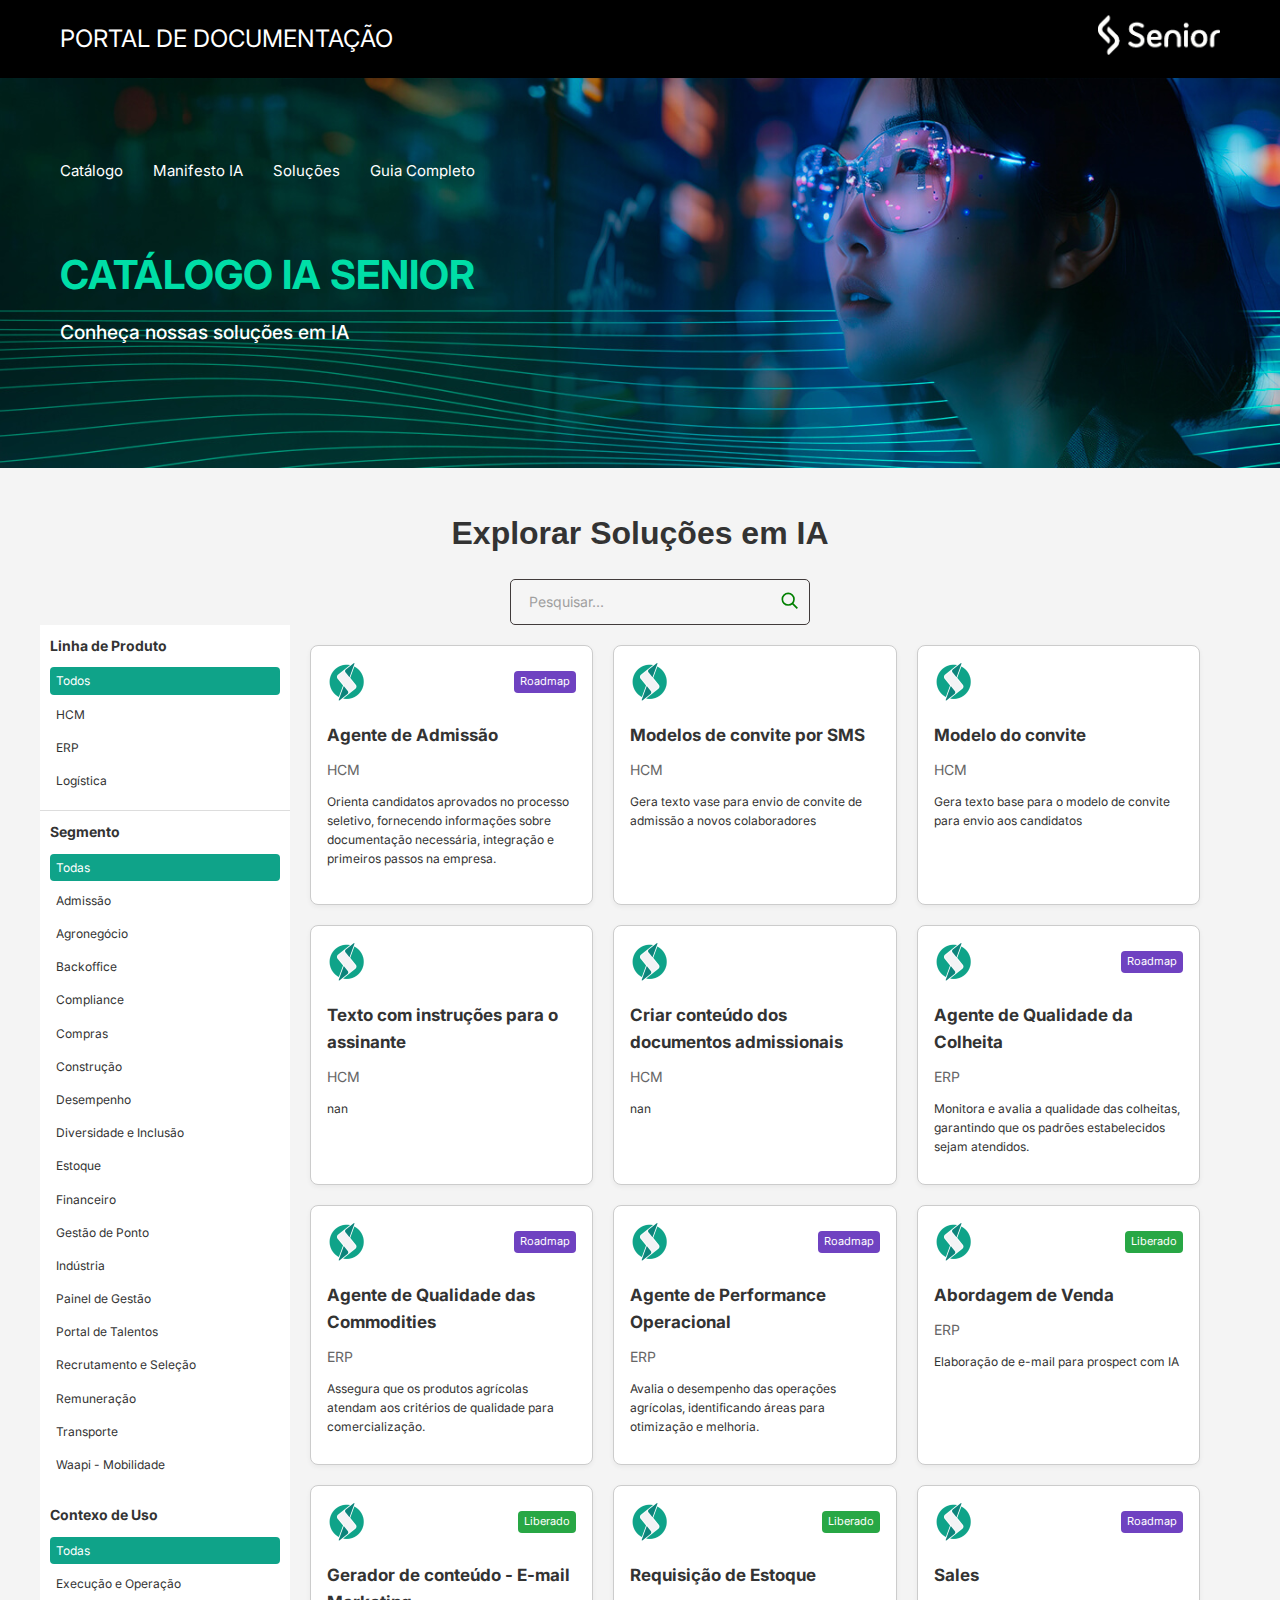
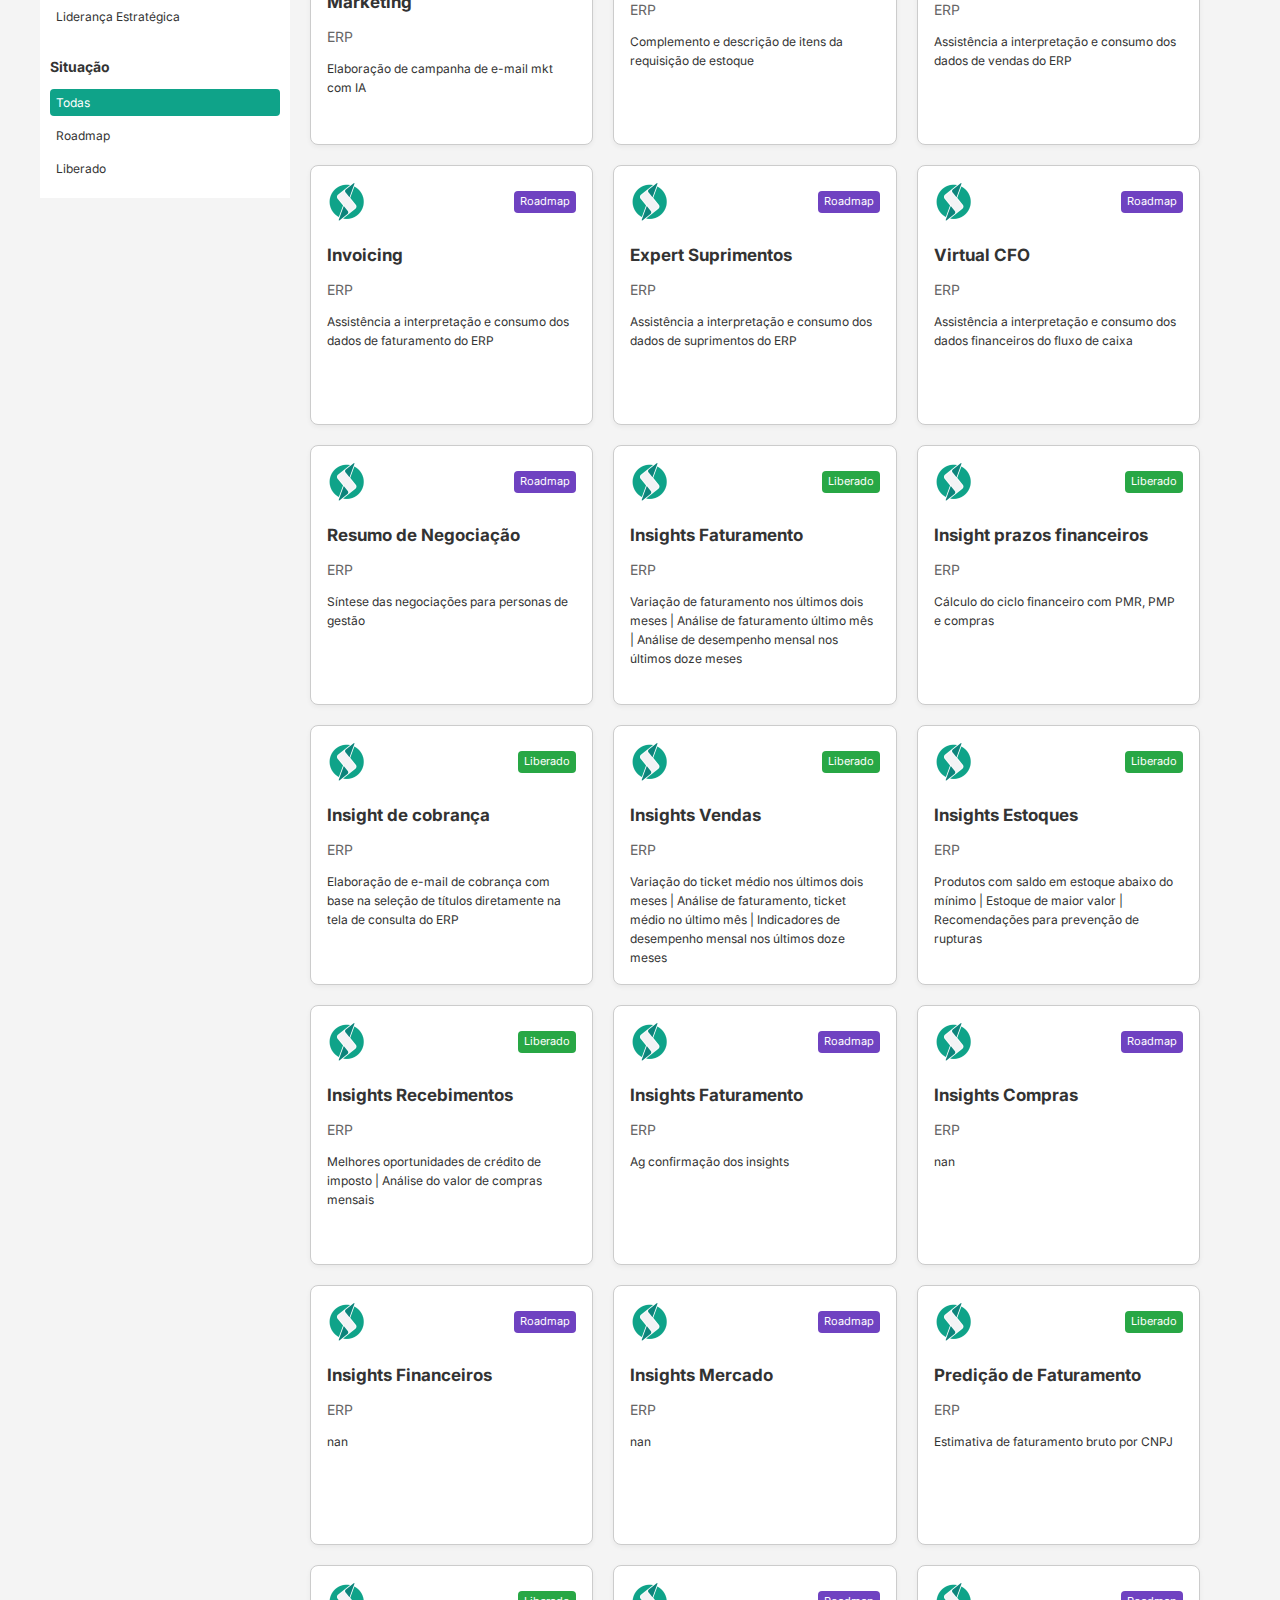
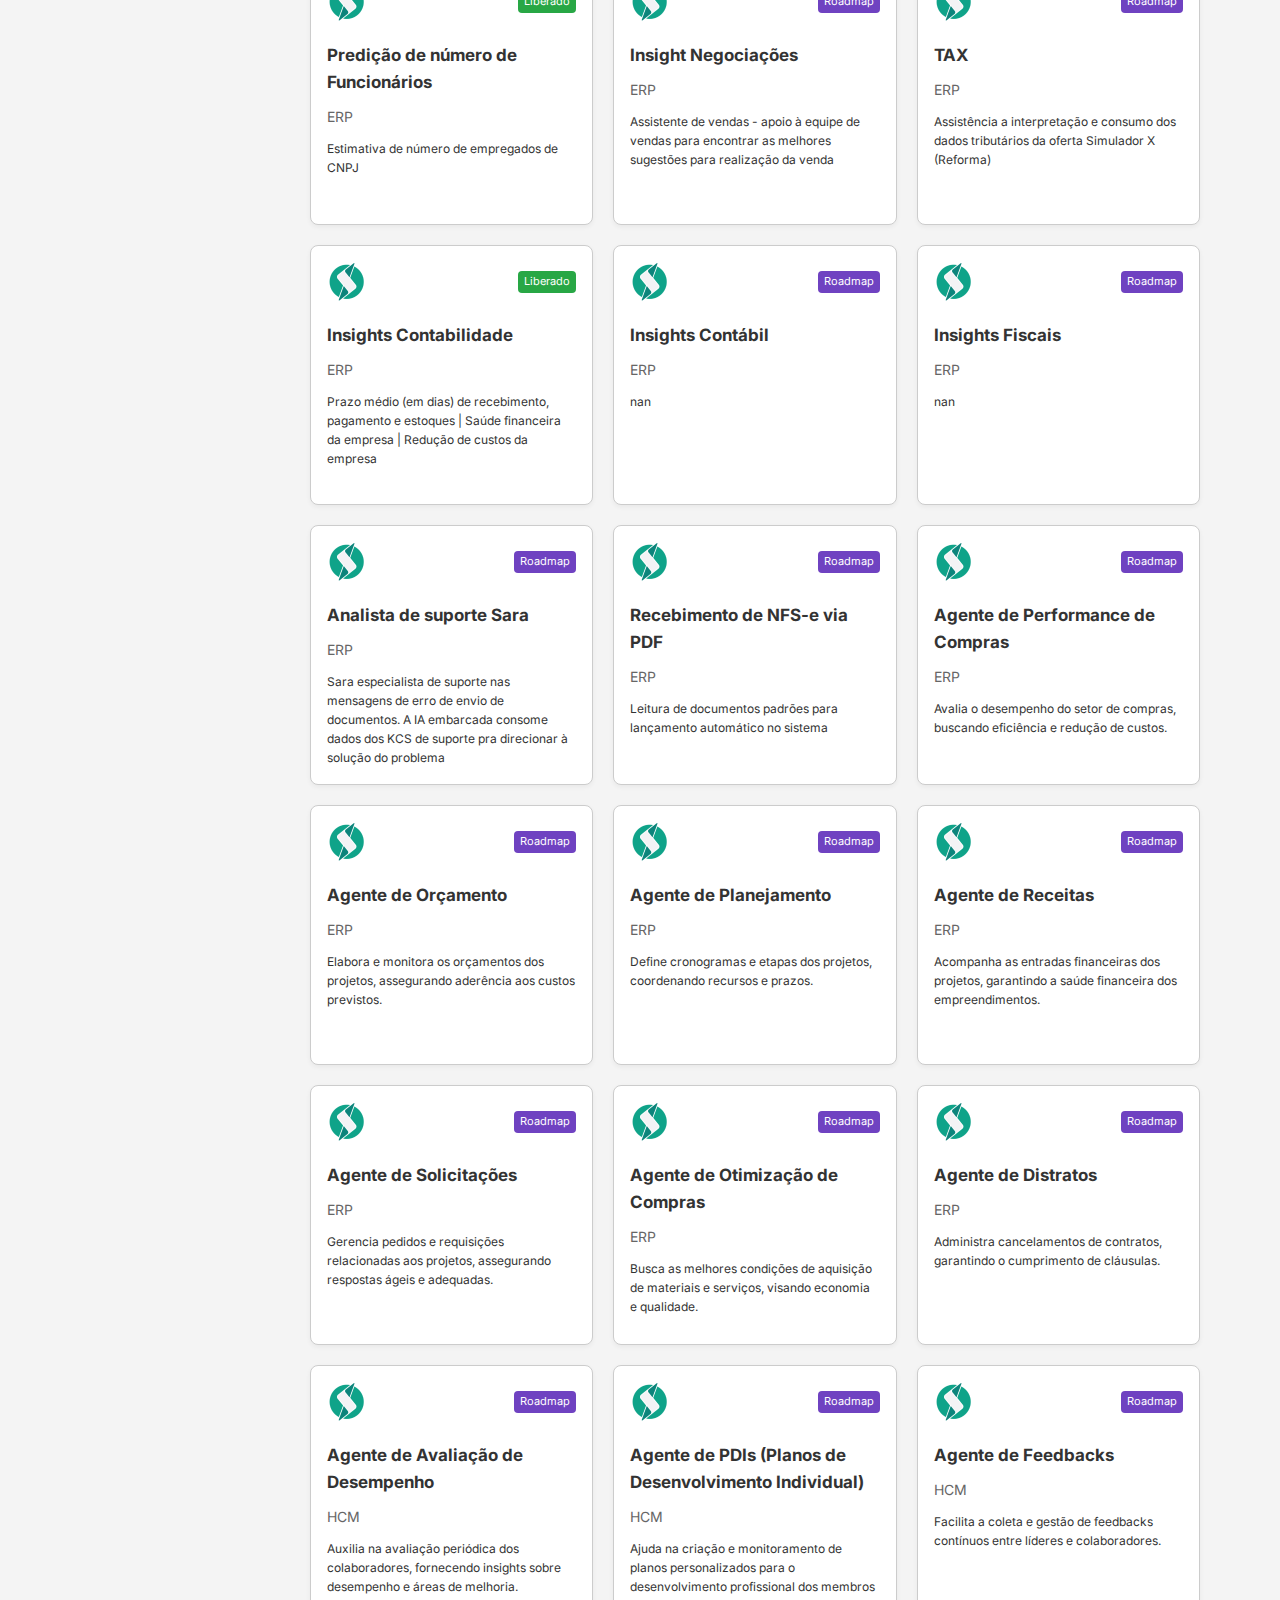
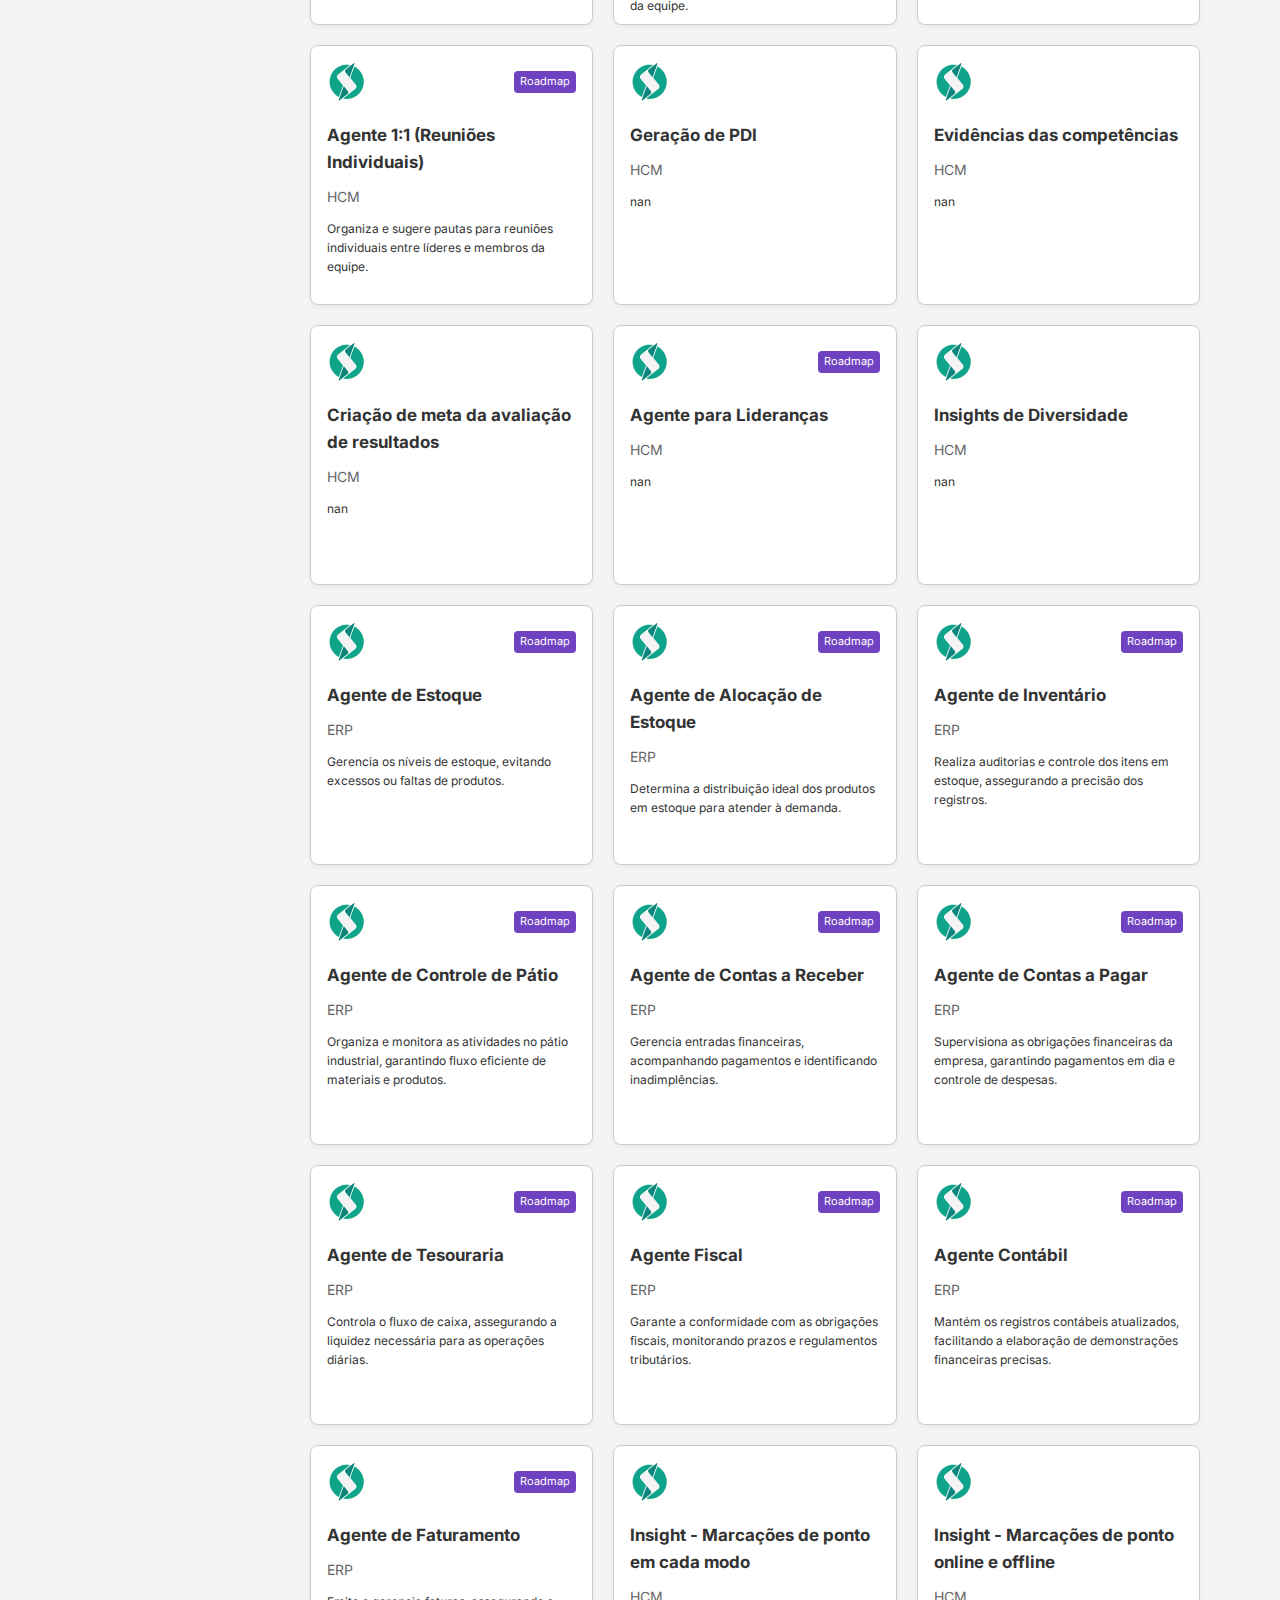
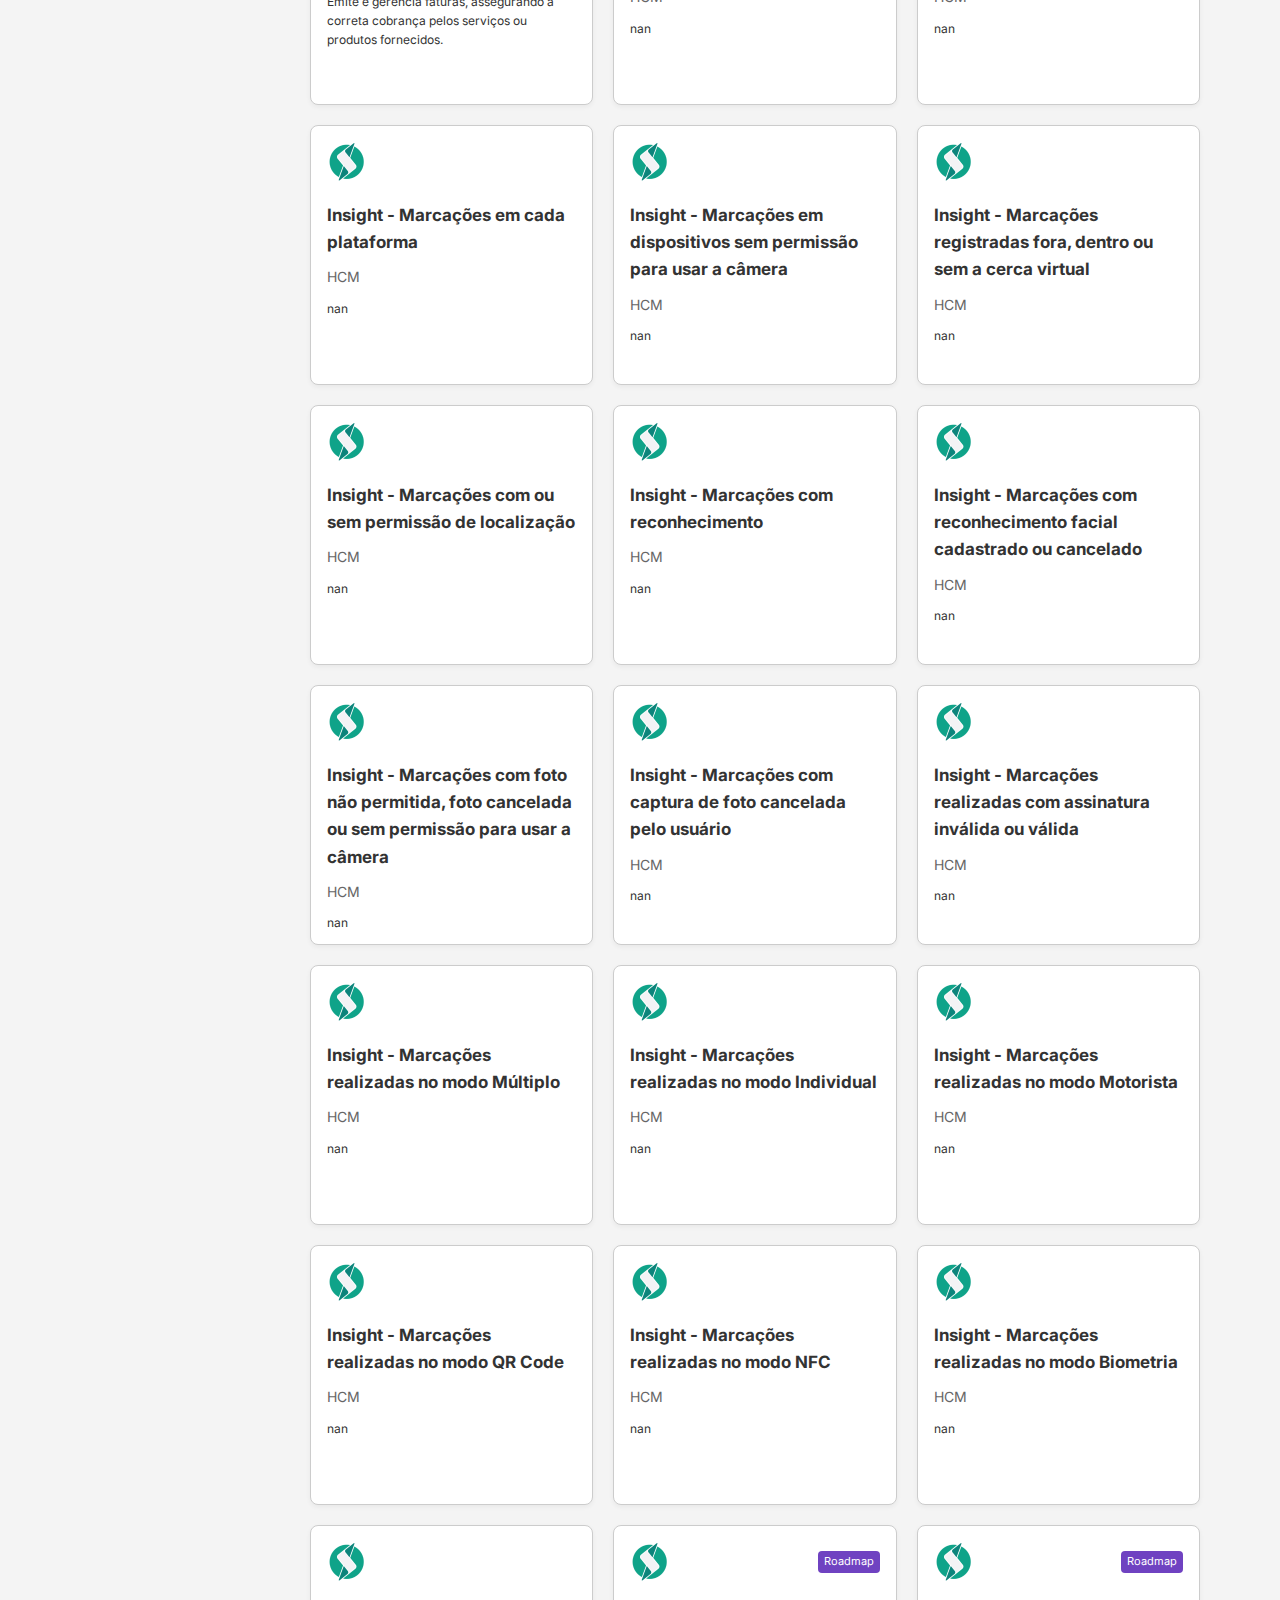
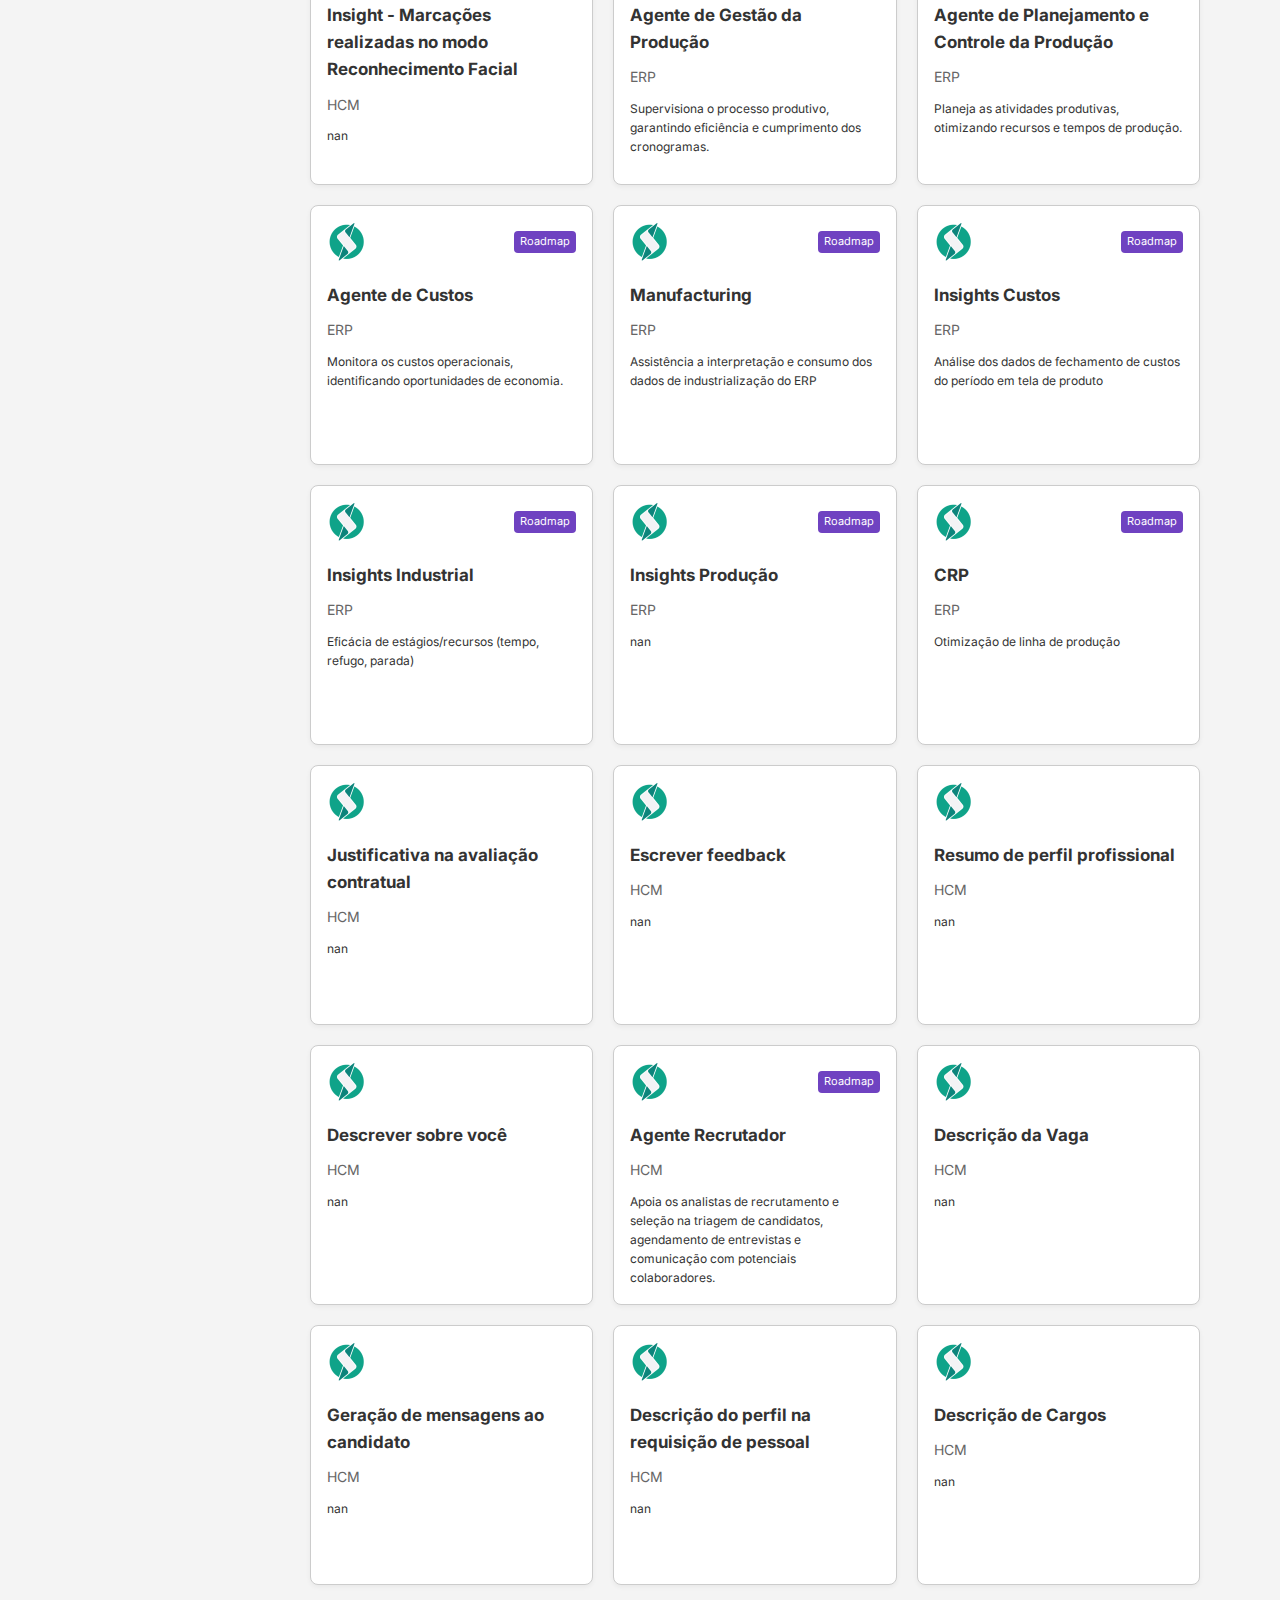
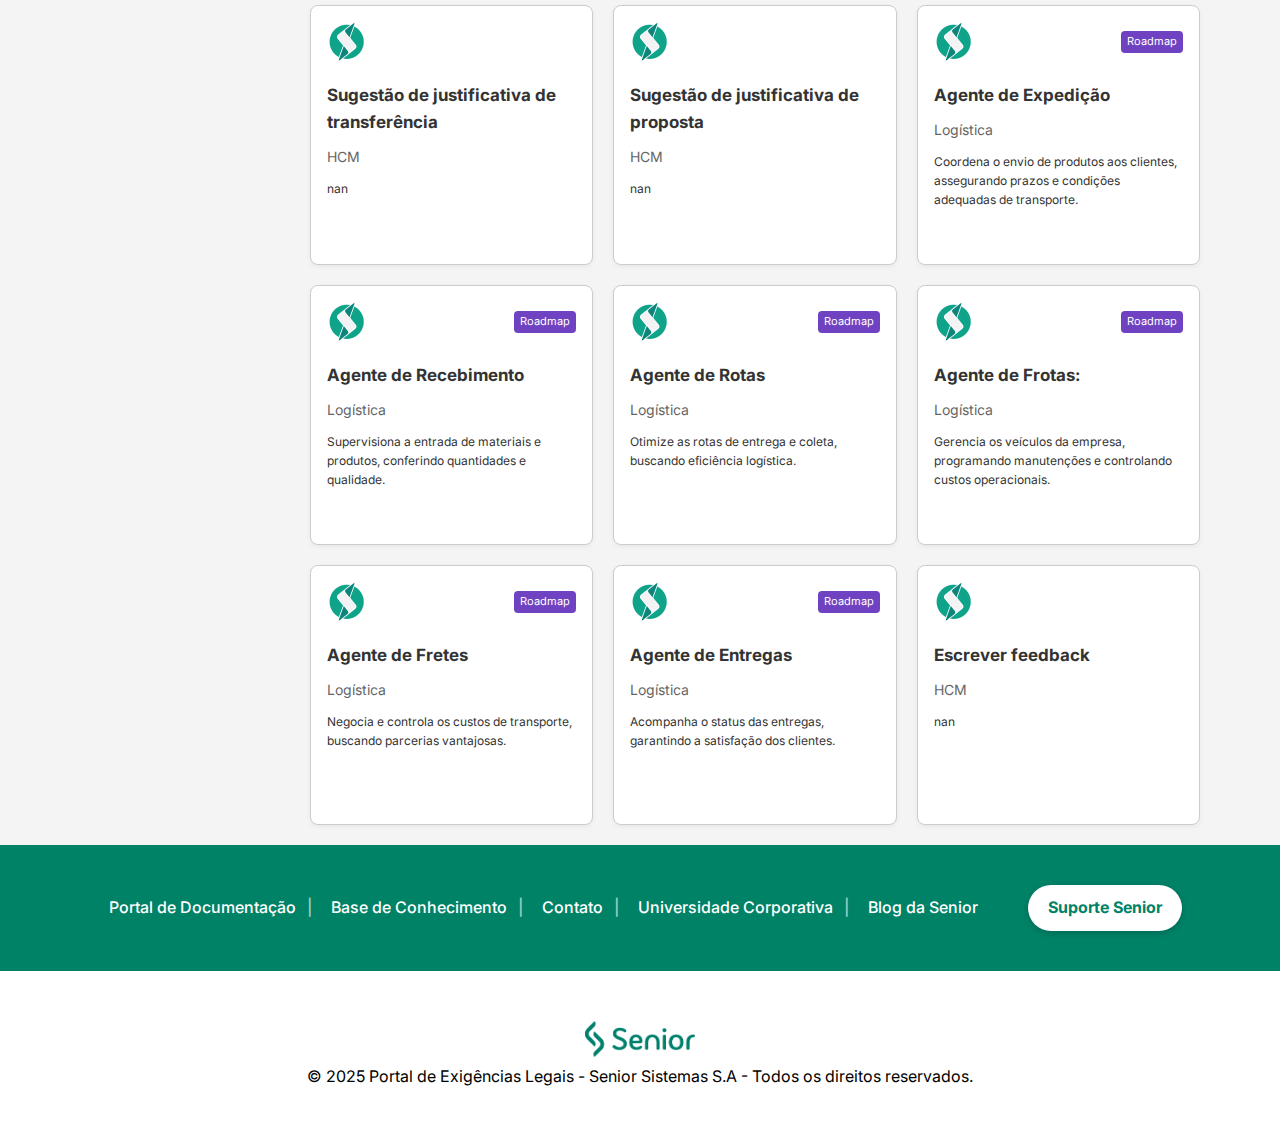
<file: index.html>
<!DOCTYPE html>
<html lang="pt-BR">
<head>
  <meta charset="UTF-8" />
  <meta name="viewport" content="width=device-width, initial-scale=1.0" />
  <link rel="preconnect" href="https://fonts.googleapis.com">
  <link rel="preconnect" href="https://fonts.gstatic.com" crossorigin>
  <link href="https://fonts.googleapis.com/css2?family=Inter:wght@100..900&family=Kumbh+Sans:wght@100..900&family=Lexend+Exa:wght@100..900&family=Public+Sans:ital,wght@0,100..900;1,100..900&display=swap" rel="stylesheet">
  <link rel="stylesheet" href="https://cdn.jsdelivr.net/npm/@fortawesome/fontawesome-free@6.5.1/css/all.min.css">

  <link rel="shortcut icon" type="imagex/png" href="images/icon.ico">
  <title>Catálogo IA Senior</title>
  <link rel="stylesheet" href="style.css" />
</head>
<body>

    <header class="header">
        <div class="container header-top">
          <a href="https://documentacao.senior.com.br/"><h1 class="logo">PORTAL DE DOCUMENTAÇÃO</h1></a>
          <a href="https://www.senior.com.br/" target="_blank">
          <img src="images/logo-senior.png" alt="Logo da Empresa" class="company-logo" />
          </a>
        </div>
      
        <!-- Menu + Hero -->
        <div class="header-menu hero">
          <div class="container">
            <div class="nav-bar">
              <button class="menu-toggle">
                ☰
              </button>
              <ul class="menu">

                <li class="dropdown">
                  <a href="index.html">Catálogo</a>
                </li>
                <li class="dropdown">
                  <a href="https://materiais.senior.com.br/manifesto-ia-senior?hs_preview=dlQUcUYx-187324225575" target="_blank">Manifesto IA</a>
                </li>
                <li class="dropdown">
                  <a href="https://www.senior.com.br/inteligencia-artificial" target="_blank">Soluções</a>
                  
                </li>
                <li class="dropdown">
                  <a href="https://www.senior.com.br/inteligencia-artificial-guia-completo" target="_blank">Guia Completo</a>
                  
                </li>
              </ul>
              
            </div>
          
        
      
            <!-- Hero Content à esquerda -->
            <div class="hero-content">
              <h2>
                CATÁLOGO IA SENIOR</h2> 
              <p>Conheça nossas soluções em IA</p>
              <!--<a href="https://documentacao.senior.com.br/exigenciaslegais/#materias/erp/destaques/reforma-tributaria.htm" class="btn">+ Veja mais</a>-->
            </div>
          </div>
        </div>
      </header>


      <h1 class="title-section-card">Explorar Soluções em IA</h1>

    <div class="search-bar">
      <div class="search-container">
        <input type="text" placeholder="Pesquisar..." class="search-box" />
        <button class="search-button">
          <svg width="20" height="20" viewBox="0 0 24 24" fill="none" xmlns="http://www.w3.org/2000/svg">
            <circle cx="11" cy="11" r="7" stroke="green" stroke-width="2"/>
            <line x1="16" y1="16" x2="22" y2="22" stroke="green" stroke-width="2"/>
          </svg>
        </button>
      </div>
    </div>

<!-- CARDS -->
<button class="toggle-filters">Mostrar Filtros</button>
<section class="section-card">
  <div class="sidebar-container">
    <div class="sidebar">
      <h2>Linha de Produto</h2>
      <div class="filter active" data-category="all">Todos</div>
      <div class="filter" data-category="HCM">HCM</div>
      <div class="filter" data-category="ERP">ERP</div>
      <div class="filter" data-category="Logística">Logística</div>
    </div>

    <div class="sidebar">
      <h2>Segmento</h2>
      <div class="tag-filter active" data-tag="all">Todas</div>
      <div class="tag-filter" data-tag="Admissão">Admissão</div>
      <div class="tag-filter" data-tag="Agronegócio">Agronegócio</div>
      <div class="tag-filter" data-tag="Backoffice">Backoffice</div>
      <div class="tag-filter" data-tag="Compliance">Compliance</div>
      <div class="tag-filter" data-tag="Compras">Compras</div>
      <div class="tag-filter" data-tag="Construção">Construção</div>
      <div class="tag-filter" data-tag="Desempenho">Desempenho</div>
      <div class="tag-filter" data-tag="Diversidade e Inclusão">Diversidade e Inclusão</div>
      <div class="tag-filter" data-tag="Estoque">Estoque</div>
      <div class="tag-filter" data-tag="Financeiro">Financeiro</div>
      <div class="tag-filter" data-tag="Gestão de Ponto">Gestão de Ponto</div>
      <div class="tag-filter" data-tag="Indústria">Indústria</div>
      <div class="tag-filter" data-tag="Painel de Gestão">Painel de Gestão</div>
      <div class="tag-filter" data-tag="Portal de Talentos">Portal de Talentos</div>
      <div class="tag-filter" data-tag="Recrutamento e Seleção">Recrutamento e Seleção</div>
      <div class="tag-filter" data-tag="Remuneração">Remuneração</div>
      <div class="tag-filter" data-tag="Transporte">Transporte</div>
      <div class="tag-filter" data-tag="Waapi - Mobilidade">Waapi - Mobilidade</div>

    </div>

    <div class="sidebar">
      <h2>Contexo de Uso</h2>
      <div class="tag-filter1 active" data-tag="all">Todas</div>
      <div class="tag-filter1" data-tag="Execução e Operação">Execução e Operação</div>
      <div class="tag-filter1" data-tag="Liderança Estratégica">Liderança Estratégica</div>
    </div>

    <div class="sidebar">
      <h2>Situação</h2>
      <div class="tag-filter2 active" data-tag="all">Todas</div>
      <div class="tag-filter2" data-tag="Roadmap">Roadmap</div>
      <div class="tag-filter2" data-tag="Liberado">Liberado</div>
    </div>

    
  </div>

  <div class="main" id="cardContainer">
    <!-- Cards serão inseridos aqui -->
  </div>
</section>







      

  

    <div class="menu-footer">
      <div class="container">
        <div class="menu-central">
          <nav>
            <a href="https://documentacao.senior.com.br/">Portal de Documentação</a>
            <a href="https://suporte.senior.com.br/hc/pt-br?utm_source=portal-documentacao&utm_medium=referral&utm_campaign=rodape">Base de Conhecimento</a>
            <a href="#">Contato</a>
            <a href="https://www.senior.com.br/servicos/universidade-corporativa-senior?utm_source=portal-documentacao&utm_medium=referral&utm_campaign=rodape">Universidade Corporativa</a>
            <a href="https://www.senior.com.br/blog">Blog da Senior</a>
          </nav>
        </div>
    
        <a href="https://suporte.senior.com.br/hc/pt-br" class="btn-ajuda">Suporte Senior</a>
      </div>
    </div>
    






      <!-- Rodapé -->
      <footer class="footer">
        <div class="container">
          <a href="https://www.senior.com.br/" target="_blank">
            <img class="logo-footer" src="images/logo-senior-verde.png" alt="Logo Senior">
          </a>
          <p>&copy; 2025 Portal de Exigências Legais - Senior Sistemas S.A -  Todos os direitos reservados.</p>
          
        </div>
      </footer>

      <script src="script.js"></script>
      <script src="https://www.youtube.com/iframe_api"></script>
    </body>
    </html>
</file>
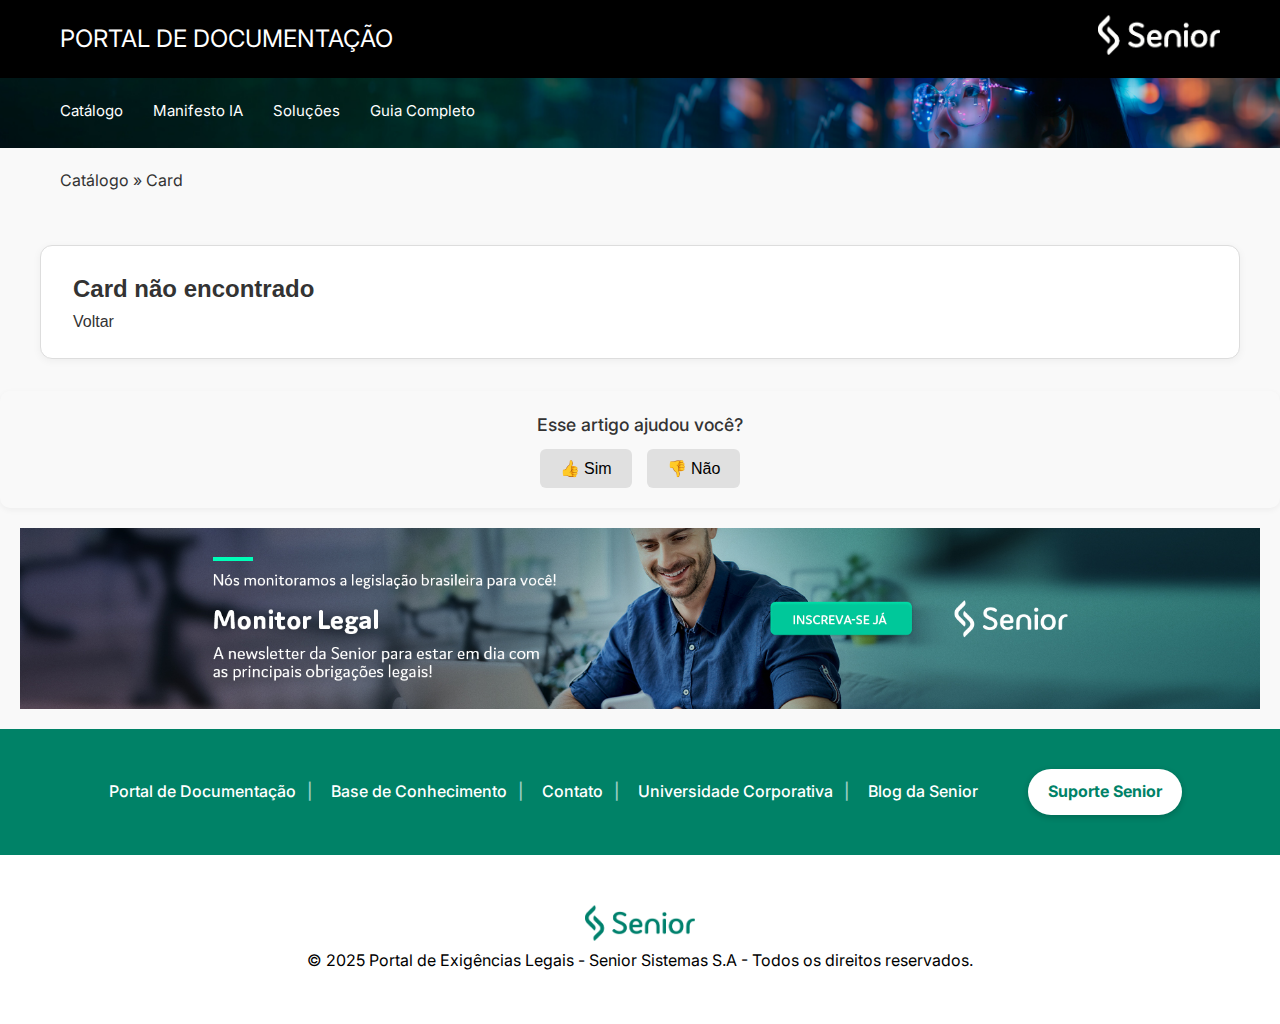
<file: card.html>
<!DOCTYPE html>
<html lang="pt-BR">
<head>
  <meta charset="UTF-8" />
  <meta name="viewport" content="width=device-width, initial-scale=1.0" />
  <link rel="preconnect" href="https://fonts.googleapis.com">
  <link rel="preconnect" href="https://fonts.gstatic.com" crossorigin>
  <link href="https://fonts.googleapis.com/css2?family=Inter:wght@100..900&family=Kumbh+Sans:wght@100..900&family=Lexend+Exa:wght@100..900&family=Public+Sans:ital,wght@0,100..900;1,100..900&display=swap" rel="stylesheet">
  <link rel="stylesheet" href="https://cdn.jsdelivr.net/npm/@fortawesome/fontawesome-free@6.5.1/css/all.min.css">
  <link rel="shortcut icon" type="imagex/png" href="images/icon.ico">
  <title>Catálogo de IA</title>
  <link rel="stylesheet" href="style-solucoes.css" />
</head>
<body>

  <header class="header">
    <div class="container header-top">
      <a href="https://documentacao.senior.com.br/"><h1 class="logo">PORTAL DE DOCUMENTAÇÃO</h1></a>
      <a href="https://www.senior.com.br/" target="_blank">
      <img src="images/logo-senior.png" alt="Logo da Empresa" class="company-logo" />
      </a>
    </div>
  
    <!-- Menu + Hero -->
    <div class="header-menu hero">
      <div class="container">
        <div class="nav-bar">
          <button class="menu-toggle">
            ☰
          </button>
          <ul class="menu">
            <li class="dropdown">
              <a href="../index.html">Catálogo</a>
            </li>
            <li class="dropdown">
              <a href="https://materiais.senior.com.br/manifesto-ia-senior?hs_preview=dlQUcUYx-187324225575">Manifesto IA</a>
            </li>
            <li class="dropdown">
              <a href="https://www.senior.com.br/inteligencia-artificial">Soluções</a>
              
            </li>
            <li class="dropdown">
              <a href="https://www.senior.com.br/inteligencia-artificial-guia-completo">Guia Completo</a>
              
            </li>
          </ul>
         
        </div>
      
    
  
        <!-- Hero Content à esquerda -->
      
      </div>
    </div>
  </header>

  <nav class="breadcrumb">
    <div class="container">
      <a href="../index.html">Catálogo</a> &raquo; <span id="breadcrumb-card-title">Card</span>
    </div>
  </nav>
      
  <section class="noticia">
    <div class="noticia-titulo">
      <h1 id="card-title">Título</h1>
    </div>
    <div class="noticia-corpo">
      <p id="card-description">Descrição</p>
      <ul>
        <li><strong>Linha de Produto:</strong> <span id="card-linhaProduto"></span></li>
        <li><strong>Segmento:</strong> <span id="card-segmento"></span></li>
        <li><strong>Contexto:</strong> <span id="card-contexto"></span></li>
        <li><strong>Situação:</strong> <span id="card-situacao"></span></li>
      </ul>
      <h2>Benefícios</h2>
      <div id="card-beneficios" class="card-beneficios"></div>
      
    </div>
    <div class="tema-noticia">
      <h5>IA relacionada ao produto:</h5>
      <div class="btn-tema-noticia">
        <a id="card-produto-link" href="#">Produto</a>
      </div>
    </div>
    <div class="voltar-catalogo">
      <a href="index.html" class="btn-voltar">← Voltar ao Catálogo</a>
    </div>
  </section>

      <!-- FEEDBACK -->

      <div class="feedback-box">
        <p>Esse artigo ajudou você?</p>
        <div class="feedback-buttons">
          <button class="btn-feedback" data-feedback="sim">👍 Sim</button>
          <button class="btn-feedback" data-feedback="nao">👎 Não</button>
        </div>
      </div>


      <!-- Modal de Sugestão -->
<div id="feedbackModal" class="modal-overlay">
  <div class="modal-content">
    <span class="close-modal">&times;</span>
    <h3>Gostaria de deixar uma sugestão para melhorar esta página?</h3>
    <p>Este é um espaço para sugerir melhorias no Portal de Documentação da Senior.</p>

    <label for="nomeEmail">Nome/E-mail (Opcional):</label>
    <input type="text" id="nomeEmail" maxlength="100" />

    <label for="comentario">Deixe seu comentário (até 100 caracteres):</label>
    <textarea id="comentario" maxlength="100"></textarea>

    <div class="privacidade-box">
      <input type="checkbox" id="consentimento" />
      <label for="consentimento">
        Li e concordo com a <a href="https://www.senior.com.br/politica-de-privacidade/" target="_blank">Política de Privacidade</a> da Senior, que pode usar as informações aqui fornecidas por mim para entrar em contato comigo via e-mail para ações de natureza informativa. Posso revogar meu consentimento a qualquer momento enviando um e-mail para <a href="mailto:encarregado@senior.com.br">encarregado@senior.com.br</a>.
      </label>
    </div>

<div class="btn-enviar-feedback">
    <button id="enviarComentario" class="btn-enviar">Enviar comentário</button>
</div>


    <p class="suporte-info">Se você estiver buscando um atendimento, entre em contato com o <a href="https://suporte.senior.com.br" target="_blank" class="suporte-info-link">Suporte Senior</a>.</p>
  </div>
</div>

      

  
    
      <!-- Banner de Marketing -->
      <section class="marketing-banner">
        <div class="container">
          <a href="https://materiais.senior.com.br/monitor-legal-senior" target="_blank">
            <picture>
              <!-- Imagem para telas menores que 768px -->
              <source media="(max-width: 767px)" srcset="../images/banner-mobile.png" />
              <!-- Imagem padrão para telas maiores -->
              <img src="images/banner-exemplo.png" alt="Marketing banner" />
            </picture>
          </a>
        </div>
      </section>

   


   


    <div class="menu-footer">
      <div class="container">
        <div class="menu-central">
          <nav>
            <a href="https://documentacao.senior.com.br/">Portal de Documentação</a>
            <a href="https://suporte.senior.com.br/hc/pt-br?utm_source=portal-documentacao&utm_medium=referral&utm_campaign=rodape">Base de Conhecimento</a>
            <a href="#">Contato</a>
            <a href="https://www.senior.com.br/servicos/universidade-corporativa-senior?utm_source=portal-documentacao&utm_medium=referral&utm_campaign=rodape">Universidade Corporativa</a>
            <a href="https://www.senior.com.br/blog">Blog da Senior</a>
          </nav>
        </div>
    
        <a href="https://suporte.senior.com.br/hc/pt-br" class="btn-ajuda">Suporte Senior</a>
      </div>
    </div>
    






      <!-- Rodapé -->
      <footer class="footer">
        <div class="container">
          <a href="https://www.senior.com.br/" target="_blank">
            <img class="logo-footer" src="../images/logo-senior-verde.png" alt="Logo Senior">
          </a>
          <p>&copy; 2025 Portal de Exigências Legais - Senior Sistemas S.A -  Todos os direitos reservados.</p>
          
        </div>
      </footer>

      <script>


// Parte do menu mobile
  const menuToggle = document.querySelector(".menu-toggle");
  const mobileMenu = document.createElement("div");
  mobileMenu.classList.add("mobile-menu");

  mobileMenu.innerHTML = `
     <span class="close-menu">✖</span>
  <ul class="mobile-menu-list">
    <li class="mobile-dropdown">
      <a href="https://materiais.senior.com.br/manifesto-ia-senior?hs_preview=dlQUcUYx-187324225575">Manifesto IA</a>
    </li>
    <li class="mobile-dropdown">
      <a href="https://www.senior.com.br/inteligencia-artificial">Soluções</a>
    </li>
    <li class="mobile-dropdown">
      <a href="https://www.senior.com.br/inteligencia-artificial-guia-completo">Guia Completo</a>
    </li>
  </ul>
`;
  document.body.appendChild(mobileMenu);
  const closeMenu = mobileMenu.querySelector(".close-menu");

  function resetDropdowns() {
    const dropdowns = mobileMenu.querySelectorAll(".dropdown-menu");
    dropdowns.forEach(menu => {
      menu.classList.remove("open");
      menu.style.maxHeight = "0px";
      menu.style.opacity = "0";
    });
  }

  menuToggle.addEventListener("click", function () {
    mobileMenu.classList.add("show");
    document.body.classList.add("menu-open");
  });

  closeMenu.addEventListener("click", function () {
    mobileMenu.classList.remove("show");
    document.body.classList.remove("menu-open");
    resetDropdowns();
  });

  document.addEventListener("click", function (e) {
    if (!mobileMenu.contains(e.target) && !menuToggle.contains(e.target)) {
      mobileMenu.classList.remove("show");
      document.body.classList.remove("menu-open");
      if (window.innerWidth <= 768) {
        // menuToggle.style.display = "block"; // agora controlado por CSS
      }
      resetDropdowns();
    }
  });

  document.querySelectorAll(".mobile-dropdown > a").forEach((item) => {
    item.addEventListener("click", function (e) {
      const submenu = this.nextElementSibling;
  
      // Só previne o clique se houver submenu dropdown
      if (submenu && submenu.classList.contains("dropdown-menu")) {
        e.preventDefault();
  
        if (submenu.classList.contains("open")) {
          submenu.classList.remove("open");
          submenu.style.maxHeight = "0px";
          submenu.style.opacity = "0";
        } else {
          mobileMenu.querySelectorAll(".dropdown-menu").forEach((menu) => {
            menu.classList.remove("open");
            menu.style.maxHeight = "0px";
            menu.style.opacity = "0";
          });
  
          submenu.classList.add("open");
          submenu.style.maxHeight = submenu.scrollHeight + "px";
          submenu.style.opacity = "1";
        }
      }
    });
  });

  window.addEventListener("resize", function () {
    const isDesktop = window.innerWidth > 768;
    const desktopMenu = document.querySelector(".menu");

    mobileMenu.classList.remove("show");
    document.body.classList.remove("menu-open");
    resetDropdowns();

    if (desktopMenu) {
      desktopMenu.style.display = isDesktop ? "flex" : "none";
      desktopMenu.classList.remove("show");
    }

    document.querySelectorAll(".dropdown-menu").forEach(menu => {
      menu.style.removeProperty("max-height");
      menu.style.removeProperty("opacity");
      menu.style.removeProperty("display");
    });
  });



        const params = new URLSearchParams(window.location.search);
        const slug = params.get("slug");
        const cardsData = JSON.parse(localStorage.getItem("cardsData")) || [];
    
        function slugify(text) {
  return text
    .toLowerCase()
    .normalize("NFD")
    .replace(/[\u0300-\u036f]/g, "") // remove acentos
    .replace(/[^a-z0-9]+/g, "-")     // troca tudo por hífen
    .replace(/(^-|-$)+/g, "");       // remove hífens extras
}

        console.log("slug buscado:", slug);
console.log("slugs disponíveis:", cardsData.map(c => slugify(c.title)));
    
        const card = cardsData.find(c => slugify(c.title) === slug);
    
        if (!card) {
          document.querySelector(".noticia").innerHTML = '<h2>Card não encontrado</h2><a href="../index.html">Voltar</a>';
        } else {
          document.getElementById("card-title").textContent = card.title;
          document.getElementById("breadcrumb-card-title").textContent = card.title;
          document.getElementById("card-description").textContent = card.description !== "nan" ? card.description : "Sem descrição disponível.";
          document.getElementById("card-linhaProduto").textContent = card.linhaProduto || "-";
          document.getElementById("card-segmento").textContent = card.segmento || "-";
          document.getElementById("card-contexto").textContent = card.contexto !== "nan" ? card.contexto : "-";
          document.getElementById("card-situacao").textContent = card.situacao !== "nan" ? card.situacao : "-";
          document.getElementById("card-beneficios").textContent = card.beneficios !== "nan" ? card.beneficios : "-";
          document.getElementById("card-produto-link").textContent = card.linhaProduto;
          document.getElementById("card-produto-link").href = `index.html?linhaProduto=${encodeURIComponent(card.linhaProduto)}&origem=card`;

          if (card.beneficios) {
    document.getElementById("card-beneficios").innerHTML = card.beneficios;
  }
        }
      
      // MODAL FEEDBACK //

// Abre o modal ao clicar em qualquer botão de feedback
document.querySelectorAll('.btn-feedback').forEach(button => {
  button.addEventListener('click', () => {
    document.getElementById('feedbackModal').style.display = 'block';
  });
});

// Fecha o modal ao clicar no "X"
document.querySelector('.close-modal').addEventListener('click', () => {
  document.getElementById('feedbackModal').style.display = 'none';
});

// Fecha ao clicar fora da área do modal
window.addEventListener('click', (event) => {
  const modal = document.getElementById('feedbackModal');
  if (event.target === modal) {
    modal.style.display = 'none';
  }
});

document.getElementById('enviarComentario').addEventListener('click', () => {
  const comentario = document.getElementById('comentario').value.trim();
  const consentimento = document.getElementById('consentimento').checked;

  if (!comentario) {
    alert('Por favor, escreva um comentário.');
    return;
  }

  if (!consentimento) {
    alert('É necessário concordar com a Política de Privacidade.');
    return;
  }

  // Aqui poderia enviar o comentário via fetch() ou integração
  alert('Comentário enviado com sucesso! Obrigado pelo feedback.');

  // Fecha o modal após envio
  document.getElementById('feedbackModal').style.display = 'none';

  // Limpa campos
  document.getElementById('comentario').value = '';
  document.getElementById('nomeEmail').value = '';
  document.getElementById('consentimento').checked = false;
});

      
      
      </script>
      <script src="../script.js"></script>
      

    </body>
    </html>
</file>
<file: style.css>
/* Reset */
* {
    margin: 0;
    padding: 0;
    box-sizing: border-box;
  }
  body {
    font-family: "Inter", sans-serif;
    line-height: 1.6;
    background-color: #f4f4f4;
    color: #333;
  }
  .container {
    max-width: 1200px;
    margin: auto;
    padding: 20px;
  }
  a {
    text-decoration: none;
    color: inherit;
  }
  .btn {
    display: inline-block;
    background-color: #0056b3;
    font-family: "Inter", sans-serif;
    font-weight: 400;
    color: white;
    padding: 10px 20px;
    border-radius: 5px;
    margin-top: 10px;
  }
  .btn:hover {
    background-color: #004099;
  }
  
/* Cabeçalho Principal */

.header {
    background-color: #000; 
    color: white;
    width: 100%;
    top: 0;
    z-index: 1000;
  }
  
  .header-top {
    display: flex;
    justify-content: space-between;
    align-items: center;
    padding: 15px 20px;
  }
  
  .logo {
    font-size: 1.5em;
    font-family: "Inter", sans-serif;
    font-weight: 400;

  }
  
  .company-logo {
    height: 40px;
  }
  


/* Hero com imagem de fundo */
.header-menu.hero {
    background-image: url('images/background-header1.jpg');
    background-size: cover;
    background-position: center 30%;
    padding: 60px 0 80px;
    position: relative;
    color: white;
  }
  
  /* Conteúdo hero dentro do banner */
  .hero-content {
    margin-top: 40px;
    color: white;
  }
  
  .hero-content h2 {
    font-size: 2.5em;
    margin-bottom: 10px;
    color: #00DEA7;
    font-family: "Inter", sans-serif;
    font-weight: 700;
  }
  
  .hero-content p {
    font-size: 1.2em;
    margin-bottom: 20px;
    font-family: "Inter", sans-serif;
    font-weight: 500;
  }
  
  .hero .btn {
    background-color: #00c291;
    color: white;
    font-weight: bold;
    padding: 12px 25px;
  }


  
  .hero .btn:hover {
    background-color: #00a67d;
  }

  .hero .btn p {
    font-family: "Inter", sans-serif;
    font-weight: 100;
    color: white;
  }
  

  .nav-bar {
    display: flex;
    align-items: center;
    flex-wrap: wrap;
  }
  .menu {
    list-style: none;
    display: flex;
    gap: 30px;
    align-items: center;
  }
  
  .menu a {
    color: white;
    font-weight: bold;
    text-decoration: none;
    font-family: "Inter", sans-serif;
    font-weight: 400;
    font-size: 15px;
  }

  .menu-toggle {
    display: none;
    background: none;
    border: none;
    font-size: 28px;
    color: white;
    cursor: pointer;
    position: absolute;
    top: 20px;
    right: 20px;
    z-index: 2000;
  }

  .menu li a:hover {
   
    color: #00DEA7; /* ou outra cor de destaque */
    text-decoration: none;
  }
  
  /* === MOBILE MENU === */
.mobile-menu {
  position: fixed;
  top: 0;
  right: -100%;
  width: 80%;
  height: 100%;
  background: rgba(40, 40, 40, 0.95);
  box-shadow: -4px 0px 10px rgba(0, 0, 0, 0.3);
  display: flex;
  flex-direction: column;
  padding: 20px;
  transition: right 0.3s ease-in-out;
  z-index: 1500;
  overflow-y: auto;
}
.mobile-menu.show {
  right: 0;
}
.close-menu {
  align-self: flex-end;
  font-size: 24px;
  cursor: pointer;
  color: white;
  margin-bottom: 20px;
}
.mobile-menu .mobile-menu-list {
  list-style: none;
  padding: 0;
}
.mobile-menu li {
  padding: 10px 0;
  color: white;
  cursor: pointer;
  font-size: 16px;
}
.mobile-menu li:hover {
  background: rgba(255, 255, 255, 0.1);
  border-radius: 5px;
  padding-left: 7px;
}
.mobile-menu .dropdown-menu {
  background: rgba(255, 255, 255, 0.1);
  overflow: hidden;
  max-height: 0;
  opacity: 0;
  display: block;
  padding-left: 10px;
  transition: all 0.3s ease-in-out;
}
.mobile-menu .dropdown-menu.open {
  max-height: 500px;
  opacity: 1;
}

body.menu-open .menu-toggle {
  display: none !important;
}


  
  /* Fechar menu ao clicar */
  .close-menu {
    align-self: flex-end;
    font-size: 24px;
    cursor: pointer;
    color: white;
    margin-bottom: 20px;
  }

  .dropdown {
    position: relative;
  }
  .dropdown-menu {
    display: none;
    position: absolute;
    background: rgba(40, 40, 40, 0.95); /* Fundo escuro e translúcido */
    border-radius: 6px;
    list-style: none;
    padding: 10px;
    box-shadow: 0px 4px 8px rgba(0, 0, 0, 0.3);
    min-width: 220px;
    transition: all 0.3s ease-in-out;
    opacity: 0;
    transform: translateY(-10px);
  }
  .dropdown:hover .dropdown-menu,
  .dropdown-menu.show {
    display: block;
    opacity: 1;
    transform: translateY(0);
  }
  .dropdown-menu li {
    padding: 10px;
    cursor: pointer;
    color: white;
    transition: background 0.2s;
    border-radius: 4px;
  }
  .dropdown-menu li:hover {
    background: rgba(255, 255, 255, 0.2);
  }

  
/* Busca mais próxima ao menu */

.search-bar{
  display: flex;
  justify-content: center;
  align-items: center;

}
.search-container {
    display: flex;
    align-items: center;
    background: rgba(255, 255, 255, 0.1);
    border: 1px solid rgb(65, 59, 59);
    border-radius: 5px;
    padding: 5px 10px;
    width: 300px;
    margin-left: 40px;
}
  
  .search-box {
    border: none;
    background: transparent;
    color: rgb(0, 0, 0);
    padding: 8px;
    width: 100%;
    outline: none;
    font-size: 1em;
  }

  .search-box::placeholder {
    color: rgb(160, 160, 160); /* Texto do placeholder também branco */
    font-family: "Inter", sans-serif;
    font-weight: 400;
    font-size: 14px;

  }
  
  .search-button {
    background: none;
    border: none;
    color: rgb(0, 0, 0);
    cursor: pointer;
    font-size: 1.2em;
  }


  .hero {
    background-color: #e0f0ff;
    text-align: center;
    padding-top: 100px;
  }

  .hero-content {
    text-align: left;
    max-width: 600px;
    margin-top: 60px;
  }
  
  .hero-content h2 {
    font-size: 2.5em;
    margin-bottom: 10px;
  }
  
  .hero-content p {
    font-size: 1.2em;
    margin-bottom: 20px;
  }
  
  .hero .btn {
    background-color: #00c291;
    color: white;
    font-weight: bold;
    padding: 12px 25px;
    border-radius: 6px;
  }
  
  .hero .btn:hover {
    background-color: #00a67d;
  }




.highlights{
    background-color: #00C89B;
    padding: 10px;
    text-align: center;
}


.highlights h3 {
    color: white; 
    font-family: "Inter", sans-serif;
    font-weight: 400;
    font-size: 22px;
    text-align: center;
}

  
  .highlight-buttons,
  .buttons,
  .product-buttons {
    display: flex;
    flex-wrap: wrap;
    justify-content: center;
    gap: 15px;
    margin-top: 15px;
  }

  .highlight-buttons button,
  .product-buttons button,
  .buttons button {
    padding: 10px 15px;
    border: none;
    
    border-radius: 4px;
    cursor: pointer;
  }

/*CARD*/

.title-section-card {
  text-align: center;
  font-size: 32px;
  font-weight: 600;
  font-family: "Segoe UI", "Roboto", "Helvetica Neue", sans-serif;
  color: #333;
  margin: 40px 0 20px;
}


.section-card {
  max-width: 1200px;
  margin: auto;
  display: flex;
  flex-wrap: wrap;
  min-height: 100vh;
}
.sidebar {
  width: 100%;
  max-width: 250px;
  background: #fff;
  padding: 10px;
  box-sizing: border-box;
}

.section-card .sidebar:nth-of-type(2) {
  border-top: 1px solid #ddd;
}

.sidebar h2 {
  font-size: 14px;
  margin-bottom: 10px;
}

.sidebar-container {
  display: flex;
  flex-direction: column;
  width: 100%;
  max-width: 250px;
}



.toggle-filters {
  display: none;
  background-color: #007acc;
  color: #fff;
  padding: 10px 16px;
  border: none;
  border-radius: 6px;
  font-size: 16px;
  margin: 20px;
  cursor: pointer;
}



.filter {
  margin-bottom: 10px;
  cursor: pointer;
  padding: 8px;
  border-radius: 5px;
  transition: background-color 0.3s, color 0.3s;
}
.filter:hover, .filter.active {
  background-color: #0fa389;
  color: #fff;
}

.tag-filter{
  cursor: pointer;
  padding: 8px;
  border-radius: 5px;
  transition: background-color 0.3s, color 0.3s;
}

.tag-filter1{
  cursor: pointer;
  padding: 8px;
  border-radius: 5px;
  transition: background-color 0.3s, color 0.3s;
}

.tag-filter2{
  cursor: pointer;
  padding: 8px;
  border-radius: 5px;
  transition: background-color 0.3s, color 0.3s;
}

.filter, .tag-filter, .tag-filter1, .tag-filter2   {
  font-size: 12px;
  padding: 4px 6px;
  margin-bottom: 6px;
  border-radius: 4px;
}


.tag-filter:hover,
.tag-filter.active {
  background-color: #0fa389;
  color: #fff;
}

.tag-filter1:hover,
.tag-filter1.active {
  background-color: #0fa389;
  color: #fff;
}

.tag-filter2:hover,
.tag-filter2.active {
  background-color: #0fa389;
  color: #fff;
}


.main {
  flex: 1;
  padding: 20px;
  display: flex;
  align-content: flex-start;
  flex-wrap: wrap;
  gap: 20px;
  justify-content: flex-start;
}

.card {
  background: #fff;
  border-radius: 8px;
  padding: 16px;
  border: 1px solid #ccc;
  box-shadow: 0 2px 5px rgba(0,0,0,0.05);
  width: calc(33.333% - 20px);
  min-width: 260px;
  max-width: 320px;
  height: auto;
  min-height: 260px; /* altura mínima padrão opcional */
  max-height: 260px; /* limite máximo opcional */
  display: flex;
  flex-direction: column;
  gap: 10px; 
  justify-content: flex-start;
  transition: transform 0.2s, box-shadow 0.3s;
  cursor: pointer;
}
.card:hover {
  transform: translateY(-5px);
  box-shadow: 0 4px 15px rgba(0,0,0,0.2);
  border-color: #007acc;
  box-shadow: 0 4px 10px rgba(0,0,0,0.1);
}
.card-header {
  display: flex;
  align-items: center;
  justify-content: space-between;
  margin-bottom: 10px;
}
.icon {
  width: 40px;
  font-size: 24px;
  color: #0fa389;
}
.badges {
  display: flex;
  gap: 5px;
}
.badge {
  font-size: 11px;
  padding: 2px 6px;
  border-radius: 4px;
  color: #fff;
}
.badge.roadmap { background-color: #6f42c1; }
.badge.liberado { background-color: #28a745; }

.card h3 {
  font-size: 17px;
  margin-bottom: 0x;
}
.card .category {
  font-size: 14px;
  color: #666;
  margin-bottom: 0px;
}
.card .description {
  font-size: 12px;
  color: #333;
}




  
  /* Rodapé */

.logo-footer {
  width: 110px;
}

  .footer {
    background-color: #ffffff;
    color: rgb(0, 0, 0);
    text-align: center;
    padding: 30px 20px;
  }
  .footer nav a {
    color: #aaa;
    margin: 0 10px;
  }


  .menu-footer {
    background-color: #008267;
    padding: 20px 0;
  }

  .container nav {
    color: white;
    display: flex;
    gap: 15px; /* Espaçamento entre os links */
    justify-content: center;
  }
  
  .container nav + nav {
    margin-top: 10px; /* Espaço entre os menus */
  }

  .container nav a {
    text-decoration: none;
    color: #ffffff; /* Cor padrão dos links */
    font-weight: 500;
  }
  
  .container nav a:hover {
    font-weight: 600;
    text-decoration: underline;
  }
  

  .menu-footer nav a {
    position: relative;
    padding: 0 10px;
  }
  
  .menu-footer nav a:not(:last-child)::after {
    content: "|";
    position: absolute;
    right: -6px;
    color: #ffffff;
    opacity: 0.6;
  }

  .menu-footer .container {
    display: flex;
    justify-content: center; /* centraliza o grupo */
    align-items: center;
    gap: 40px; /* espaço entre menu e botão */
    flex-wrap: wrap; /* quebra no mobile */
    padding: 20px;
  }
  
  /* Agrupa os navs horizontalmente e centraliza */
  .menu-central {
    display: flex;
    flex-direction: column;
    align-items: center;
    gap: 10px;
  }
  
  /* Botão de Ajuda */
  .btn-ajuda {
    background-color: #ffffff;
    color: #008267;
    border: none;
    padding: 10px 20px;
    font-weight: bold;
    border-radius: 30px;
    box-shadow: 0 2px 6px rgba(0, 0, 0, 0.2);
    cursor: pointer;
    transition: background 0.3s ease;
    white-space: nowrap;
  }
  
  .btn-ajuda:hover {
    background-color: #f1f1f1;
  }
  
  /* Garante que o menu-footer tenha posição relativa para ancorar o botão */
  .menu-footer {
    position: relative;
  }
  


  /* Responsivo */
  @media (max-width: 768px) {


.logo {
  font-size: 15px;
  font-family: "Inter", sans-serif;
  font-weight: 400;
}

.company-logo {
  height: 30px;
}


.search-container {
  display: flex;
  align-items: center;
  background: rgba(255, 255, 255, 0.1);
  border: 1px solid rgb(160, 160, 160);
  border-radius: 5px;
  padding: 5px 10px;
  width: 300px;
  margin-left: 0px;
}


.search-box {
  margin-bottom: 3px;
}



.menu {
  display: none !important;
}

.menu.show {
   display: flex;
}
  
.menu-toggle {
  display: block !important;
  position: absolute;
  right: 20px;
  top: 15px;
  font-size: 28px;
  background: none;
  border: none;
  color: white;
  cursor: pointer;
}


.dropdown-menu {
  background: rgba(50, 50, 50, 0.9); /* Cor diferente no mobile */
  position: relative;
  left: 20px; /* Move o menu um pouco para a direita */
  width: calc(100% - 40px); /* Ajuste para caber melhor */
  text-align: left;
  padding: 5px;
  margin-top: 10px;
  border-radius: 5px;
}
  
.dropdown-menu.show {
  display: block;
}
  
.dropdown {
  width: 100%;
}


.split-section {
   flex-direction: column;
  }

  
  .section-card {
    flex-direction: column;
  }

  .main {
    justify-content: center;
  }
  .card {
    width: 100%;
    max-width: 90%;
  }

  .toggle-filters {
    display: block;
  }




  .sidebar-container {
    overflow: hidden;
    max-height: 0;
    opacity: 0;
    transition: max-height 0.4s ease, opacity 0.4s ease;
    flex-direction: row;
    gap: 16px;
    flex-wrap: wrap;
  }

   .sidebar-container.show {
    max-height: 1000px;
    max-width: 500px;
    opacity: 1;
    flex-direction: row;
    flex-wrap: wrap;
  }
  
  .sidebar {
    flex: 1;
    border: none;
    background-color: #f9f9f9;
    padding: 8px;
}
  
  
  .sidebar h2 {
    font-size: 16px;
    margin-bottom: 10px;
  }
  
  .filter, .tag-filter {
    font-size: 14px;
    padding: 6px 10px;
  }

  .section-card .sidebar:nth-of-type(2) {
    border-top: none;
}
  





    .menu-footer .container {
      display: flex;
      flex-wrap: wrap;
      justify-content: center;
      gap: 20px;
      text-align: left;
      padding: 20px;
    }
  
    .menu-footer nav {
      flex: 1 1 45%;
      display: flex;
      flex-direction: column;
      gap: 10px;
      font-size: 14px;
      line-height: 1.5;
      align-items: flex-start;
    }
  
    .menu-footer nav a {
      display: inline-block;
      padding: 5px 0;
      text-decoration: none;
      color: #ffffff;
    }
  
    .menu-footer nav a::after {
      content: none !important;
    }

    .menu-footer .container {
      flex-direction: column;
      align-items: flex-start;
      gap: 20px;
      padding: 20px;
    }
  
    .menu-bloco {
      width: 100%;
    }
  
    .botao-ajuda-container {
      width: 100%;
    }
  
    .btn-ajuda {
      width: 50%;
      text-align: center;
    }
    
  }
  
  

  /* Para o menu desktop, mantenha o layout original do menu */
@media (min-width: 769px) {
  .menu {
    display: flex; /* Exibe o menu horizontalmente em telas maiores */
  }
  .menu-toggle {
    display: none; /* Esconde o ícone hamburger em telas maiores */
  }

  /* Estilo para o dropdown no desktop */
  .dropdown:hover .dropdown-menu {
    display: block;
    opacity: 1;
    transform: translateY(0);
  }

  .dropdown-menu {
    display: none; /* Esconde o dropdown inicialmente */
    opacity: 0;
    transform: translateY(-10px);
    transition: all 0.3s ease-in-out;
  }

  /* Mostrar o dropdown quando hover */
  .dropdown-menu.show {
    display: block; /* Exibe o dropdown */
    opacity: 1;
    transform: translateY(0);
  }
}
</file>
<file: style-solucoes.css>
/* Reset */
* {
    margin: 0;
    padding: 0;
    box-sizing: border-box;
  }
  body {
    font-family: "Inter", sans-serif;
    line-height: 1.6;
    background-color: #f9f9f9;
    color: #333;
  }
  .container {
    max-width: 1200px;
    margin: auto;
    padding: 20px;
  }
  a {
    text-decoration: none;
    color: inherit;
  }
  .btn {
    display: inline-block;
    background-color: #0056b3;
    font-family: "Inter", sans-serif;
    font-weight: 400;
    color: white;
    padding: 10px 20px;
    border-radius: 5px;
    margin-top: 10px;
  }
  .btn:hover {
    background-color: #004099;
  }
  
/* Cabeçalho Principal */

.header {
    background-color: #000; /* topo fixo preto */
    color: white;
    width: 100%;
    top: 0;
    z-index: 1000;
  }
  
  .header-top {
    display: flex;
    justify-content: space-between;
    align-items: center;
    padding: 15px 20px;
  }
  
  .logo {
    font-size: 1.5em;
    font-family: "Inter", sans-serif;
    font-weight: 400;

  }
  
  .company-logo {
    height: 40px;
  }
  


/* Hero com imagem de fundo */
.header-menu.hero {
    background-image: url('../images/header-noticia-2.png');
    background-size: cover;
    background-position: right 30%;
    height: 70px; /* Altura suficiente para a barra do menu */
    padding: 0;
    position: relative;
    color: white;

    align-items: center;
  }
  
  /* Conteúdo hero dentro do banner */
  .hero-content {
    margin-top: 40px;
    color: white;
  }
  
  .hero-content h2 {
    font-size: 2.5em;
    margin-bottom: 10px;
    color: #00DEA7;
    font-family: "Inter", sans-serif;
    font-weight: 700;
  }
  
  .hero-content p {
    font-size: 1.2em;
    margin-bottom: 20px;
    font-family: "Inter", sans-serif;
    font-weight: 500;
  }
  
  .hero .btn {
    background-color: #00c291;
    color: white;
    font-weight: bold;
    padding: 12px 25px;
  }


  
  .hero .btn:hover {
    background-color: #00a67d;
  }

  .hero .btn p {
    font-family: "Inter", sans-serif;
    font-weight: 100;
    color: white;
  }
  

  .nav-bar {
    display: flex;
    align-items: center;
    flex-wrap: wrap;
  }
  .menu {
    list-style: none;
    display: flex;
    gap: 30px;
    align-items: center;
  }
  
  .menu a {
    color: white;
    font-weight: bold;
    text-decoration: none;
    font-family: "Inter", sans-serif;
    font-weight: 400;
    font-size: 15px;
  }

  .menu-toggle {
    display: none;
    background: none;
    border: none;
    font-size: 28px;
    color: white;
    cursor: pointer;
    position: absolute;
    top: 20px;
    right: 20px;
    z-index: 2000;
  }

  .menu li a:hover {
   
    color: #00DEA7; /* ou outra cor de destaque */
    text-decoration: none;
  }
  
  /* === MOBILE MENU === */
.mobile-menu {
  position: fixed;
  top: 0;
  right: -100%;
  width: 80%;
  height: 100%;
  background: rgba(40, 40, 40, 0.95);
  box-shadow: -4px 0px 10px rgba(0, 0, 0, 0.3);
  display: flex;
  flex-direction: column;
  padding: 20px;
  transition: right 0.3s ease-in-out;
  z-index: 1500;
  overflow-y: auto;
}
.mobile-menu.show {
  right: 0;
}
.close-menu {
  align-self: flex-end;
  font-size: 24px;
  cursor: pointer;
  color: white;
  margin-bottom: 20px;
}
.mobile-menu .mobile-menu-list {
  list-style: none;
  padding: 0;
}
.mobile-menu li {
  padding: 10px 0;
  color: white;
  cursor: pointer;
  font-size: 16px;
}
.mobile-menu li:hover {
  background: rgba(255, 255, 255, 0.1);
  border-radius: 5px;
  padding-left: 7px;
}
.mobile-menu .dropdown-menu {
  background: rgba(255, 255, 255, 0.1);
  overflow: hidden;
  max-height: 0;
  opacity: 0;
  display: block;
  padding-left: 10px;
  transition: all 0.3s ease-in-out;
}
.mobile-menu .dropdown-menu.open {
  max-height: 500px;
  opacity: 1;
}

body.menu-open .menu-toggle {
  display: none !important;
}


  
  /* Fechar menu ao clicar */
  .close-menu {
    align-self: flex-end;
    font-size: 24px;
    cursor: pointer;
    color: white;
    margin-bottom: 20px;
  }

  .dropdown {
    position: relative;
  }
  .dropdown-menu {
    display: none;
    position: absolute;
    background: rgba(40, 40, 40, 0.95); /* Fundo escuro e translúcido */
    border-radius: 6px;
    list-style: none;
    padding: 10px;
    box-shadow: 0px 4px 8px rgba(0, 0, 0, 0.3);
    min-width: 220px;
    transition: all 0.3s ease-in-out;
    opacity: 0;
    transform: translateY(-10px);
  }
  .dropdown:hover .dropdown-menu,
  .dropdown-menu.show {
    display: block;
    opacity: 1;
    transform: translateY(0);
  }
  .dropdown-menu li {
    padding: 10px;
    cursor: pointer;
    color: white;
    transition: background 0.2s;
    border-radius: 4px;
  }
  .dropdown-menu li:hover {
    background: rgba(255, 255, 255, 0.2);
  }

  
/* Busca mais próxima ao menu */
.search-container {
    display: flex;
    align-items: center;
    background: rgba(255, 255, 255, 0.1);
    border: 1px solid white;
    border-radius: 5px;
    padding: 5px 10px;
    width: 300px;
    margin-left: 40px;
}
  
  .search-box {
    border: none;
    background: transparent;
    color: white;
    padding: 8px;
    width: 100%;
    outline: none;
    font-size: 1em;
  }

  .search-box::placeholder {
    color: white; /* Texto do placeholder também branco */
    font-family: "Inter", sans-serif;
    font-weight: 400;
    font-size: 14px;

  }
  
  .search-button {
    background: none;
    border: none;
    color: white;
    cursor: pointer;
    font-size: 1.2em;
  }

  /* Seções */
  section {
    padding: 80px 0 40px;
  }
  .hero {
    background-color: #e0f0ff;
    text-align: center;
    padding-top: 100px;
  }

  .hero-content {
    text-align: left;
    max-width: 600px;
    margin-top: 60px;
  }
  
  .hero-content h2 {
    font-size: 2.5em;
    margin-bottom: 10px;
  }
  
  .hero-content p {
    font-size: 1.2em;
    margin-bottom: 20px;
  }
  
  .hero .btn {
    background-color: #00c291;
    color: white;
    font-weight: bold;
    padding: 12px 25px;
    border-radius: 6px;
  }
  
  .hero .btn:hover {
    background-color: #00a67d;
  }




.highlights{
    background-color: #00C89B;
    padding: 10px;
    text-align: center;
}


.highlights h3 {
    color: white; 
    font-family: "Inter", sans-serif;
    font-weight: 400;
    font-size: 22px;
    text-align: center;
}

  
  .highlight-buttons,
  .buttons,
  .product-buttons {
    display: flex;
    flex-wrap: wrap;
    justify-content: center;
    gap: 15px;
    margin-top: 15px;
  }

  .highlight-buttons button,
  .product-buttons button,
  .buttons button {
    padding: 10px 15px;
    border: none;
    
    border-radius: 4px;
    cursor: pointer;
  }


  .img-solucoes {
    width: 400px;
  }

/*MKT BANNER */
.marketing-banner {
  width: 100%;
  height: auto;
  padding: 0;
}

.marketing-banner .container {
  width: 100%;
  max-width: 100%;


}

.marketing-banner img {
  width: 100%;
  height: auto;
  display: block; /* Remove espaços extras ao redor da imagem */
}

  
  





  
  /* Notícias */


  .recent-news h3 {
    color: #00958B;
    font-family: "Inter", sans-serif;
    font-weight: 400;
    font-size: 25px;
    text-align: center;
    padding: 10px;
  }

  .recent-news {
    padding: 0;
  }

  .news-list {
    list-style: none;
    padding-left: 20px;
    margin-top: 10px;
  }
  .news-list li::before {
    content: "• ";
    color: #0056b3;
  }


  div.noticias
{
	max-width: 1275px;
	margin-left: auto;
	margin-right: auto;
}

div.coluna-noticias-recentes
{
	width: 50%;
	padding-top: 40px;
	padding-bottom: 40px;
}

div.coluna-noticias-recentes-pel
{
	width: 100%;
	padding-top: 40px;
	padding-bottom: 20px;
}

div.coluna-noticias-recentes-pel h2,
div.coluna-noticias-recentes h2,
div.coluna-assunto-destaque h2
{
	font-size: 24px;
	padding-top: 40px;
	padding-bottom: 40px;
	color: #008267;
}

p.noticias-recentes-data
{
	font-size: 20px;
    font-weight: 300;
    color: #00C89B;
    padding: 0px;
}


p.noticias-recentes-titulo
{
	font-size: 16px;
	font-weight: normal;
	color: #999999;
	text-align: left;
	padding: 0px;
    padding-right: 60px;	
}

td.noticias-recentes-texto
{
	border: none;
}

div.noticias-recentes-pel, div.noticias-recentes {
  border-top: solid 1px #C8C8C8;
  padding-top: 13px;
  padding-bottom: 13px;
  padding-left: 0px;
  margin-right: 20px;
}

div.noticias-recentes-pel:hover p.noticias-recentes-data, div.noticias-recentes-pel:hover p.noticias-recentes-titulo, div.noticias-recentes:hover p.noticias-recentes-data, div.noticias-recentes:hover p.noticias-recentes-titulo {
  font-weight: 800;
}

.noticias-por-produto {
padding: 0;

}

.btn-ver-noticias-btn:hover  {
  font-weight: 500;

}

.btn-more-videos {
    background: #00C89B;
    color: white;
    border: none;
    padding: 10px 10px;
    font-size: 12px;
    cursor: pointer;
    display: inline-block;
    margin-top: 20px; /* Ajuste a distância conforme necessário */
  }

  .btn-more-videos:hover {
    background-color: #00876c;
  }


  .voltar-catalogo {
    margin: 2rem 0;
    text-align: center;
  }
  
  .btn-voltar {
    display: inline-block;
    padding: 10px 20px;
    font-size: 14px;
    font-weight: 500;
    color: #fff;
    background-color: #0b5ed7;
    border-radius: 6px;
    text-decoration: none;
    transition: background-color 0.3s ease;
  }
  
  .btn-voltar:hover {
    background-color: #084298;
  }
  

  


/* NOTICIAS POR PRODUTO */


div.noticias-por-produto h2 {
  padding-bottom: 0px;
  color: #008267;
  
}

/*ESTRUTURA DA NOTÍCIA*/

.noticia {
  max-width: 1200px;
  margin: 2rem auto;
  padding: 1.5rem 2rem;
  background-color: #ffffff;
  border: 1px solid #ddd;
  border-radius: 12px;
  box-shadow: 0 2px 8px rgba(0,0,0,0.05);
  font-family: 'Segoe UI', sans-serif;
  line-height: 1.6;
}

.noticia-titulo h1 {
  font-size: 1.7rem;
  margin-bottom: 1rem;
  color: #003366;
  font-weight: 600;
}

.noticia-corpo p {
  margin-bottom: 1rem;
  color: #333;
}

.noticia-corpo ul {
  padding-left: 1.5rem;
  margin-bottom: 1rem;
}

.noticia-corpo li {
  margin-bottom: 0.8rem;
}

.noticia-corpo strong {
  color: #000;
}

.fonte {
  font-size: 0.9rem;
  color: #555;
  font-style: italic;
  text-align: right;
}


.tema-noticia {
    margin-top: 10px;
}


.btn-tema-noticia {
    background: #00C89B;
    color: white;
    border: none;
    padding: 10px 10px;
    font-size: 12px;
    cursor: pointer;
    display: inline-block;
    margin-top: 10px; 
  }

  .btn-tema-noticia:hover {
    background-color: #00876c;
  }

/*FEEDBACK*/


.feedback-box {

    padding: 20px;
    background-color: #f9f9f9;
    border-radius: 10px;
    text-align: center;
    font-family: "Inter", sans-serif;
    box-shadow: 0 2px 6px rgba(0, 0, 0, 0.05);
  }
  
  .feedback-box p {
    font-size: 1.1em;
    margin-bottom: 10px;
    font-weight: 500;
  }
  
  .feedback-buttons {
    display: flex;
    justify-content: center;
    gap: 15px;
  }
  
  .btn-feedback {
    padding: 10px 20px;
    border: none;
    border-radius: 6px;
    cursor: pointer;
    background-color: #e0e0e0;
    font-size: 1em;
    transition: background-color 0.3s ease;
  }
  
  .btn-feedback:hover {
    background-color: #a8a8a8;
  }
  

  .modal-overlay {
    display: none;
    position: fixed;
    z-index: 9999;
    left: 0;
    top: 0;
    width: 100%;
    height: 100%;
    overflow-y: auto;
    background-color: rgba(0, 0, 0, 0.6);
  }
  
  .modal-content {
    background: #fff;
    max-width: 600px;
    margin: 60px auto;
    padding: 30px;
    border-radius: 8px;
    position: relative;
    font-family: "Inter", sans-serif;
  }
  
  .modal-content h3 {
    margin-top: 0;
  }
  
  .modal-content textarea,
  .modal-content input[type="text"] {
    width: 100%;
    padding: 10px;
    margin-bottom: 15px;
    border-radius: 6px;
    border: 1px solid #ccc;
    font-family: inherit;
  }
  
  .privacidade-box {
    margin-bottom: 20px;
    font-size: 0.9em;
  }
  
  .privacidade-box a {
    color: #007bff;
    text-decoration: underline;
  }
  
  .suporte-info {
    font-weight: bold;
    margin-bottom: 10px;

  }
  
.suporte-info-link {
    text-decoration: underline;
}


  .btn-link {
    background-color: #00c291;
    color: white;
    padding: 10px 18px;
    border-radius: 6px;
    text-decoration: none;
    font-weight: bold;
    transition: background 0.3s;
  }
  
  .btn-link:hover {
    background-color: #00a67d;
  }
  
  .close-modal {
    position: absolute;
    top: 10px;
    right: 14px;
    font-size: 22px;
    cursor: pointer;
  }
  
.btn-enviar-feedback {
    margin-bottom: 15px;
}


  .btn-enviar {
    background-color: #00c291;
    color: white;
    border: none;
    padding: 12px 25px;
    border-radius: 6px;
    font-weight: bold;
    cursor: pointer;
    transition: background-color 0.3s ease;
    font-size: 1em;
  }
  
  .btn-enviar:hover {
    background-color: #00a67d;
  }
  



  
  /* Rodapé */

.logo-footer {
  width: 110px;
}

  .footer {
    background-color: #ffffff;
    color: rgb(0, 0, 0);
    text-align: center;
    padding: 30px 20px;
  }
  .footer nav a {
    color: #aaa;
    margin: 0 10px;
  }


  .menu-footer {
    background-color: #008267;
    padding: 20px 0;
  }

  .container nav {
    color: white;
    display: flex;
    gap: 15px; /* Espaçamento entre os links */
    justify-content: center;
  }
  
  .container nav + nav {
    margin-top: 10px; /* Espaço entre os menus */
  }

  .container nav a {
    text-decoration: none;
    color: #ffffff; /* Cor padrão dos links */
    font-weight: 500;
  }
  
  .container nav a:hover {
    font-weight: 600;
    text-decoration: underline;
  }
  

  .menu-footer nav a {
    position: relative;
    padding: 0 10px;
  }
  
  .menu-footer nav a:not(:last-child)::after {
    content: "|";
    position: absolute;
    right: -6px;
    color: #ffffff;
    opacity: 0.6;
  }

  .menu-footer .container {
    display: flex;
    justify-content: center; /* centraliza o grupo */
    align-items: center;
    gap: 40px; /* espaço entre menu e botão */
    flex-wrap: wrap; /* quebra no mobile */
    padding: 20px;
  }
  
  /* Agrupa os navs horizontalmente e centraliza */
  .menu-central {
    display: flex;
    flex-direction: column;
    align-items: center;
    gap: 10px;
  }
  
  /* Botão de Ajuda */
  .btn-ajuda {
    background-color: #ffffff;
    color: #008267;
    border: none;
    padding: 10px 20px;
    font-weight: bold;
    border-radius: 30px;
    box-shadow: 0 2px 6px rgba(0, 0, 0, 0.2);
    cursor: pointer;
    transition: background 0.3s ease;
    white-space: nowrap;
  }
  
  .btn-ajuda:hover {
    background-color: #f1f1f1;
  }
  
  /* Garante que o menu-footer tenha posição relativa para ancorar o botão */
  .menu-footer {
    position: relative;
  }
  


  /* Responsivo */
  @media (max-width: 768px) {


.logo {
  font-size: 15px;
  font-family: "Inter", sans-serif;
  font-weight: 400;
}

.company-logo {
  height: 30px;
}


.search-container {
  display: flex;
  align-items: center;
  background: rgba(255, 255, 255, 0.1);
  border: 1px solid white;
  border-radius: 5px;
  padding: 5px 10px;
  width: 300px;
  margin-left: 0px;
}


.search-box {
  margin-bottom: 3px;
}



.menu {
  display: none !important;
}

.menu.show {
   display: flex;
}
  
.menu-toggle {
  display: block !important;
  position: absolute;
  right: 20px;
  top: 15px;
  font-size: 28px;
  background: none;
  border: none;
  color: white;
  cursor: pointer;
}


.dropdown-menu {
  background: rgba(50, 50, 50, 0.9); /* Cor diferente no mobile */
  position: relative;
  left: 20px; /* Move o menu um pouco para a direita */
  width: calc(100% - 40px); /* Ajuste para caber melhor */
  text-align: left;
  padding: 5px;
  margin-top: 10px;
  border-radius: 5px;
}
  
.dropdown-menu.show {
  display: block;
}
  
.dropdown {
  width: 100%;
}


.split-section {
   flex-direction: column;
  }

  
    .cards-container {
      justify-content: center;
      flex-wrap: wrap;
      gap: 20px;
    }
  
    .card {
      width: 100%;
      max-width: 300px;
      margin: auto;
    }

    .card-2 {
      width: 100px; 
      height: 90px; 
      padding-top: 10px;
      border-radius: 6px; 
      border: 1.5px solid #00C89B;
      text-align: center;
      cursor: pointer;
    }

    .card-2 h3 {
      font-size: 10px;
    }
    
    
    
    .card-2 i {
      font-size: 20px; /* Ícones menores */
      color: #515151;
    }
    
    .card-2 p {
      font-size: 10px; /* Texto menor */
      padding-bottom: 8px;
    }

  
    .divider {
      display: none;
    }


    .btn-more-videos {
      margin-top: 10px;
    }

    .marketing-banner img {
        max-width: 90%;
        margin: 0 auto;
        display: block;
      }
    

    .menu-footer .container {
      display: flex;
      flex-wrap: wrap;
      justify-content: center;
      gap: 20px;
      text-align: left;
      padding: 20px;
    }
  
    .menu-footer nav {
      flex: 1 1 45%;
      display: flex;
      flex-direction: column;
      gap: 10px;
      font-size: 14px;
      line-height: 1.5;
      align-items: flex-start;
    }
  
    .menu-footer nav a {
      display: inline-block;
      padding: 5px 0;
      text-decoration: none;
      color: #ffffff;
    }
  
    .menu-footer nav a::after {
      content: none !important;
    }

    .menu-footer .container {
      flex-direction: column;
      align-items: flex-start;
      gap: 20px;
      padding: 20px;
    }
  
    .menu-bloco {
      width: 100%;
    }
  
    .botao-ajuda-container {
      width: 100%;
    }
  
    .btn-ajuda {
      width: 50%;
      text-align: center;
    }
    

  }
  

  /* Para o menu desktop, mantenha o layout original do menu */
@media (min-width: 769px) {
  .menu {
    display: flex; /* Exibe o menu horizontalmente em telas maiores */
  }
  .menu-toggle {
    display: none; /* Esconde o ícone hamburger em telas maiores */
  }

  /* Estilo para o dropdown no desktop */
  .dropdown:hover .dropdown-menu {
    display: block;
    opacity: 1;
    transform: translateY(0);
  }

  .dropdown-menu {
    display: none; /* Esconde o dropdown inicialmente */
    opacity: 0;
    transform: translateY(-10px);
    transition: all 0.3s ease-in-out;
  }

  /* Mostrar o dropdown quando hover */
  .dropdown-menu.show {
    display: block; /* Exibe o dropdown */
    opacity: 1;
    transform: translateY(0);
  }
}

@media screen and (max-width: 600px) {
    .modal-content {
      width: 90%;
      padding: 20px;
      font-size: 0.95em;
    }
  
    .modal-content h3 {
      font-size: 1.2em;
    }
  
    .modal-content label,
    .modal-content p,
    .modal-content .suporte-links a {
      font-size: 0.95em;
    }
  
    .modal-content textarea {
      height: 80px;
      font-size: 0.95em;
    }
  
    .btn-enviar {
      width: 100%;
      padding: 12px;
      font-size: 1em;
    }
  
    .suporte-links {
      flex-direction: column;
      gap: 10px;
    }
  
    .modal-content .close-button {
      top: 10px;
      right: 15px;
      font-size: 1.5em;
    }
  }
</file>
